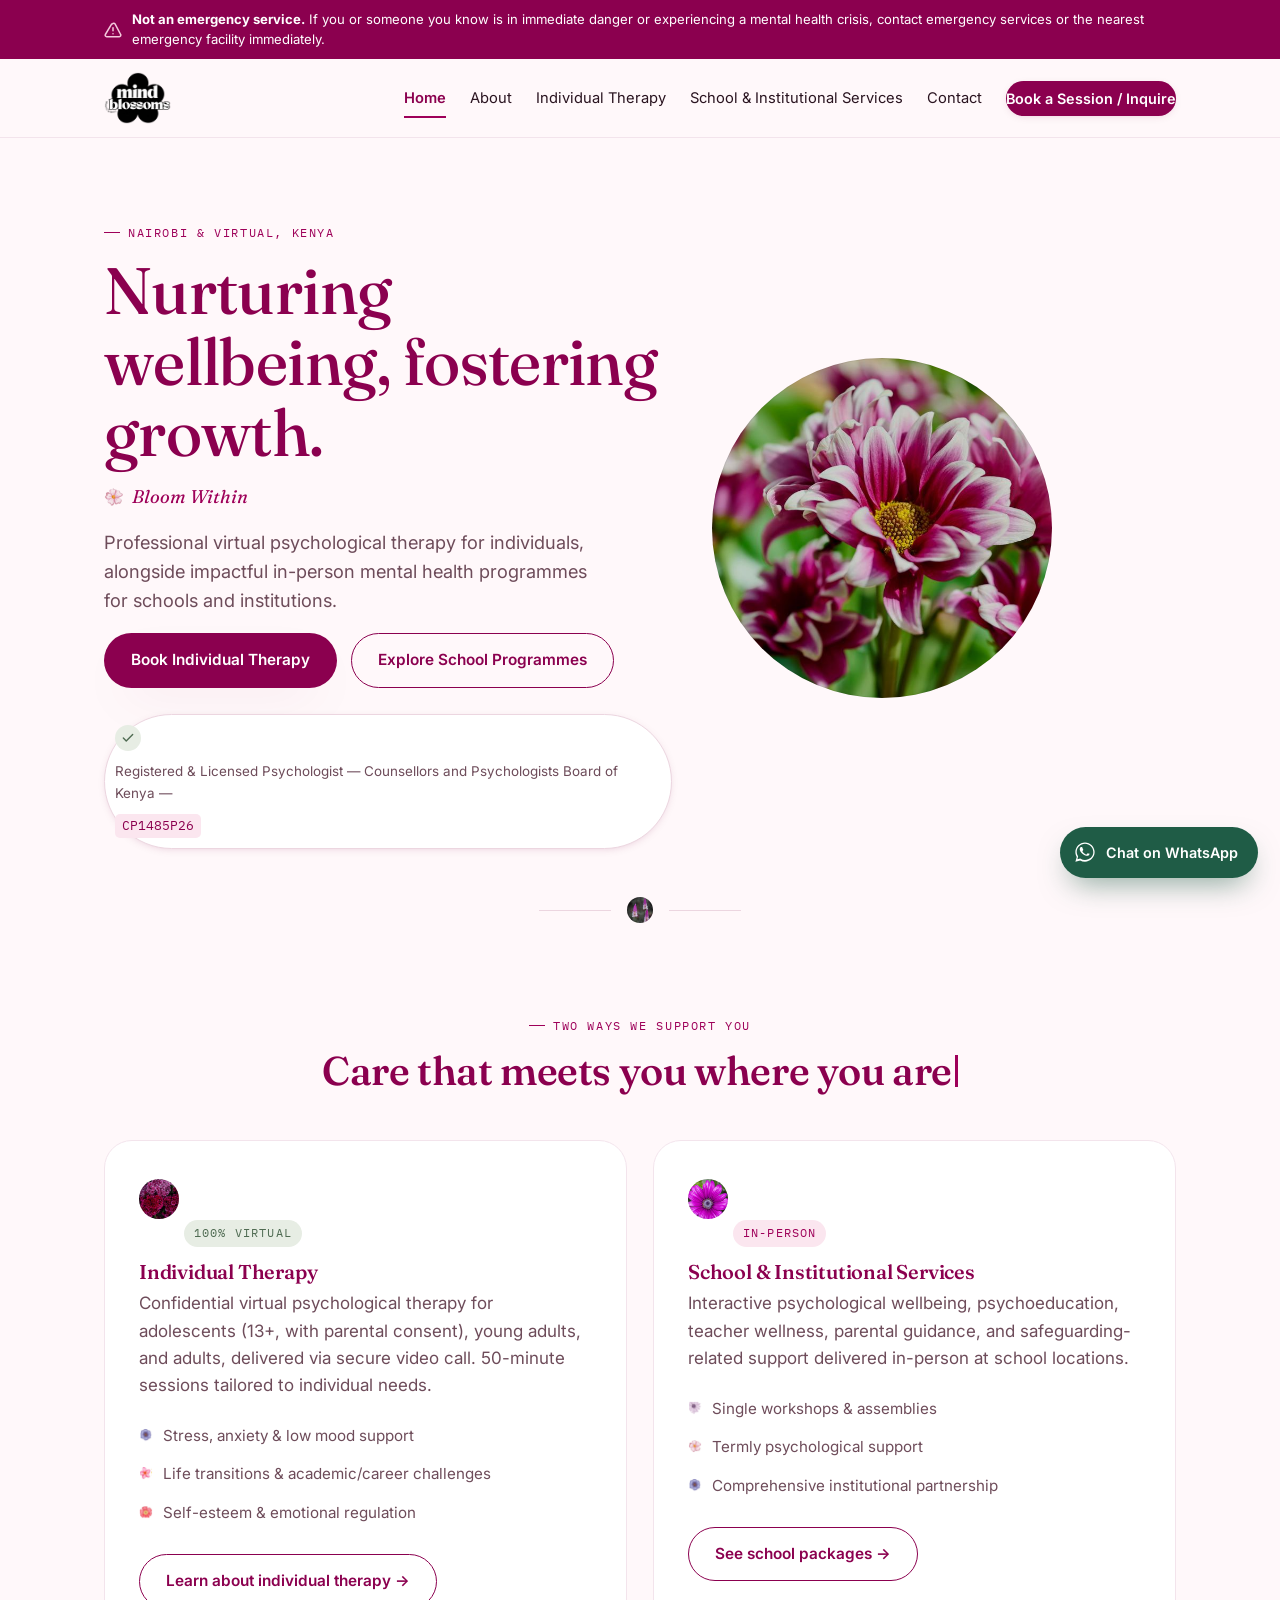
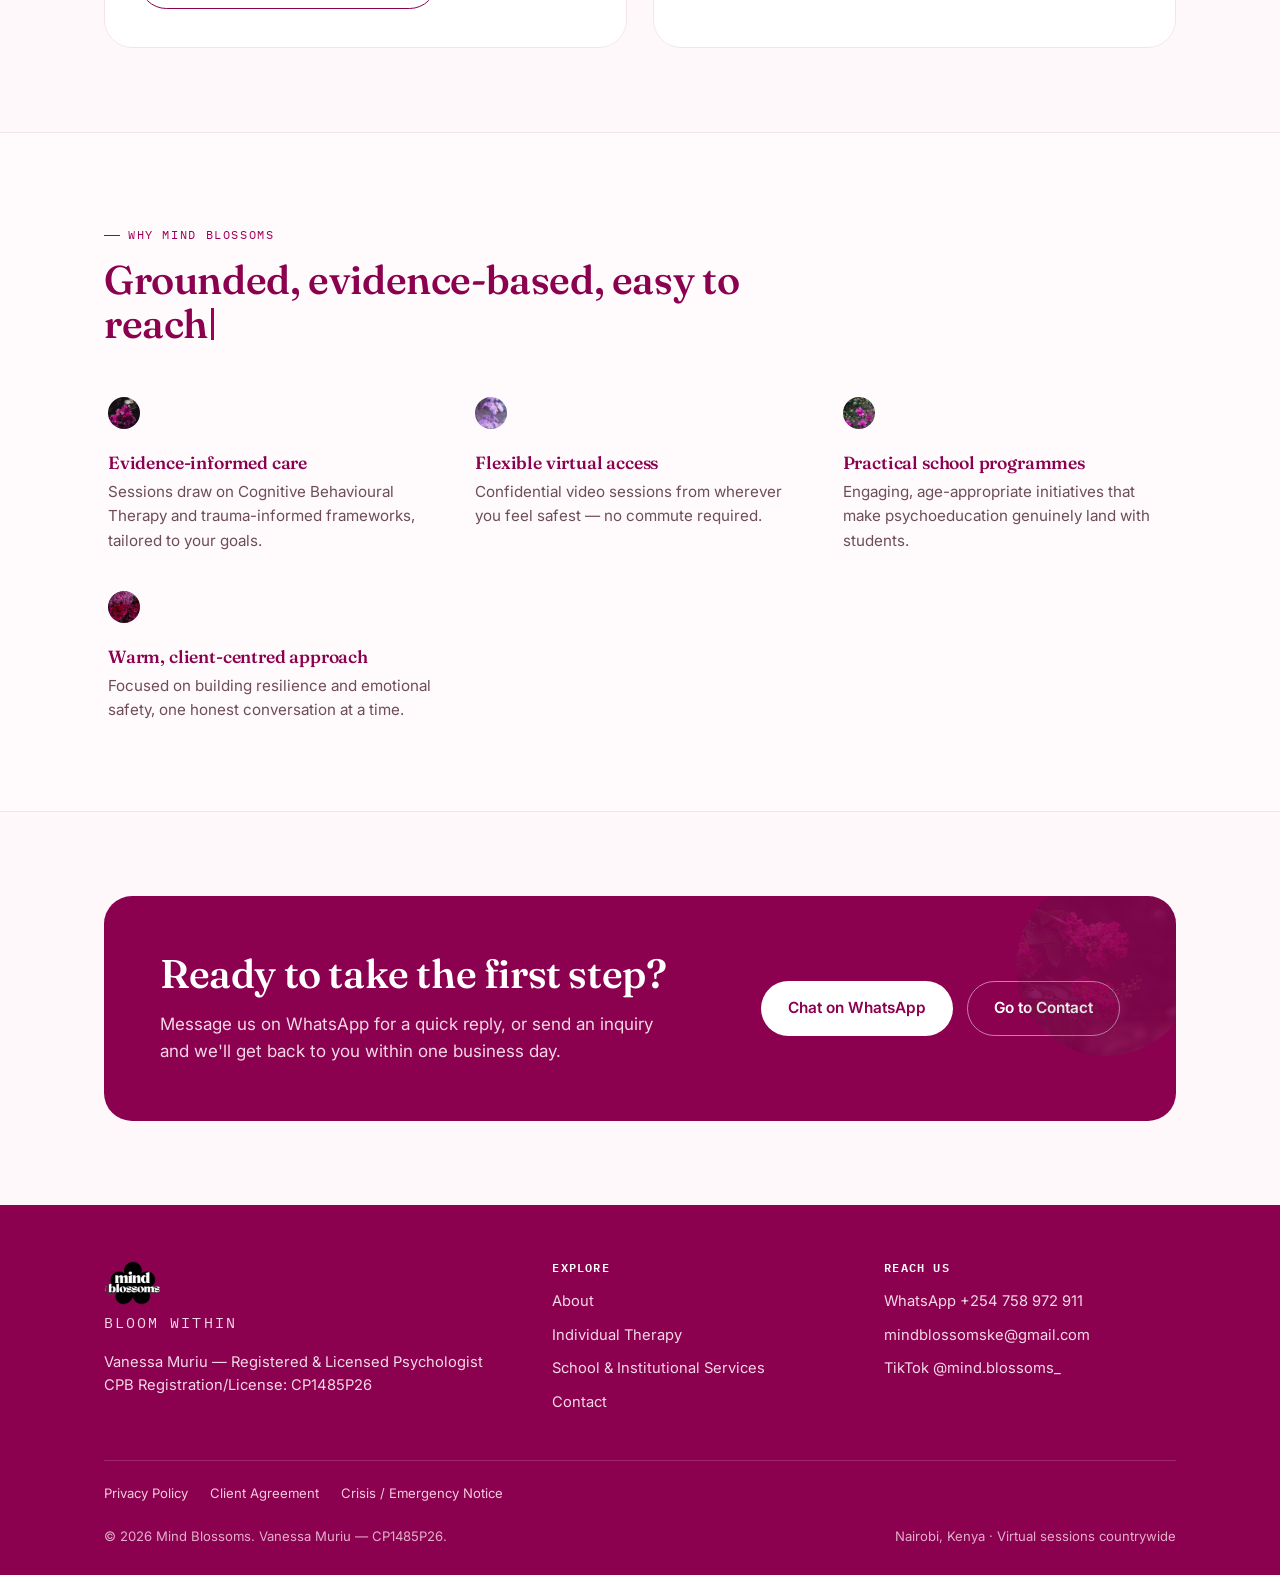
<file: index.html>
<!doctype html>
<html lang="en">
<head>
<meta charset="utf-8">
<meta name="viewport" content="width=device-width, initial-scale=1">
<title>Mind Blossoms — Bloom Within | Virtual Psychologist Kenya</title>
<meta name="description" content="Mind Blossoms — Bloom Within. Confidential virtual psychology sessions for individuals and in-person school psychological services across Kenya, led by licensed psychologist Vanessa Muriu (CP1485P26).">
<link rel="icon" href="assets/favicon-square-256.png">
<meta property="og:title" content="Mind Blossoms — Bloom Within | Virtual Psychologist Kenya">
<meta property="og:description" content="Mind Blossoms — Bloom Within. Confidential virtual psychology sessions for individuals and in-person school psychological services across Kenya, led by licensed psychologist Vanessa Muriu (CP1485P26).">
<meta property="og:image" content="assets/social-preview.jpg">
<meta property="og:type" content="website">
<meta name="twitter:card" content="summary_large_image">
<meta name="twitter:image" content="assets/social-preview.jpg">
<link rel="preconnect" href="https://fonts.googleapis.com">
<link rel="preconnect" href="https://fonts.gstatic.com" crossorigin>
<link href="https://fonts.googleapis.com/css2?family=Fraunces:opsz,wght@9..144,300..600&family=Inter:wght@400;500;600;700&family=IBM+Plex+Mono:wght@500;600&display=swap" rel="stylesheet">
<link rel="stylesheet" href="styles.css">

</head>
<body>
<a class="skip-link" href="#main">Skip to content</a>

<svg width="0" height="0" style="position:absolute" aria-hidden="true">
  <defs>
    <clipPath id="flower-clip" clipPathUnits="objectBoundingBox">
      <circle cx="0.500" cy="0.290" r="0.30"/>
      <circle cx="0.747" cy="0.470" r="0.30"/>
      <circle cx="0.653" cy="0.760" r="0.30"/>
      <circle cx="0.347" cy="0.760" r="0.30"/>
      <circle cx="0.253" cy="0.470" r="0.30"/>
    </clipPath>
  </defs>
</svg>
<div class="crisis-banner">
  <div class="container">
    <svg viewBox="0 0 24 24" fill="none" stroke="currentColor" stroke-width="2" stroke-linecap="round" stroke-linejoin="round"><path d="M12 9v4M12 17h.01M10.3 3.86 1.82 18a2 2 0 0 0 1.71 3h16.94a2 2 0 0 0 1.71-3L14.7 3.86a2 2 0 0 0-3.4 0Z"/></svg>
    <span><strong>Not an emergency service.</strong> If you or someone you know is in immediate danger or experiencing a mental health crisis, contact emergency services or the nearest emergency facility immediately.</span>
  </div>
</div>
<header class="site-header">
  <div class="container">
    <a class="brand" href="index.html">
      <img class="logo-mark" src="assets/logo-640.png" alt="Mind Blossoms — Bloom Within">
    </a>
    <nav class="nav-links" id="nav-links">
      <a href="index.html" aria-current="page">Home</a>
      <a href="about.html">About</a>
      <a href="therapy.html">Individual Therapy</a>
      <a href="schools.html">School &amp; Institutional Services</a>
      <a href="contact.html">Contact</a>
      <a class="nav-cta" href="contact.html">Book a Session / Inquire</a>
    </nav>
    <button class="nav-toggle" aria-label="Toggle menu" aria-expanded="false" aria-controls="nav-links">
      <svg viewBox="0 0 24 24" fill="none" stroke="currentColor" stroke-width="2" stroke-linecap="round"><path d="M3 6h18M3 12h18M3 18h18"/></svg>
    </button>
  </div>
</header>

<main id="main">

<section class="hero">
  <div class="container">
    <div class="hero-copy">
      <span class="eyebrow">Nairobi &amp; Virtual, Kenya</span>
      <h1>Nurturing wellbeing, fostering growth.</h1>
      <p style="font-family:var(--font-display); font-style:italic; color:var(--berry-bright); font-size:1.15rem; margin:-6px 0 16px; display:flex; align-items:center; gap:8px;">
        <span class="blossom-mount" data-blossom="bud" data-kind="sticker" style="width:20px; height:20px;"></span>
        Bloom Within
      </p>
      <p class="sub">Professional virtual psychological therapy for individuals, alongside impactful in-person mental health programmes for schools and institutions.</p>
      <div class="btn-row">
        <a class="btn btn-primary" href="https://wa.me/254758972911?text=Hi%20Mind%20Blossoms%2C%20I%20would%20like%20to%20book%20an%20individual%20therapy%20session.%20Please%20let%20me%20know%20available%20dates%20and%20times." target="_blank" rel="noopener">Book Individual Therapy</a>
        <a class="btn btn-ghost" href="schools.html">Explore School Programmes</a>
      </div>
      <div class="credential-pill">
        <span class="dot"><svg viewBox="0 0 24 24" fill="none" stroke="currentColor" stroke-width="2.4" stroke-linecap="round" stroke-linejoin="round"><path d="M20 6 9 17l-5-5"/></svg></span>
        Registered &amp; Licensed Psychologist — Counsellors and Psychologists Board of Kenya — <code>CP1485P26</code>
      </div>
    </div>
    <div class="hero-art">
      <div class="blossom-mount" data-blossom="full" data-stroke="1.6" style="color:var(--berry-deep); width:100%; max-width:340px; margin-left:auto;"></div>
    </div>
  </div>
</section>

<div class="bloom-divider">
  <span class="line"></span>
  <span class="blossom-mount" data-blossom="bud" style="color:var(--berry-bright);"></span>
  <span class="line"></span>
</div>

<section>
  <div class="container">
    <div class="section-head center reveal">
      <span class="eyebrow" style="justify-content:center;">Two ways we support you</span>
      <h2>Care that meets you where you are</h2>
    </div>
    <div class="pillars">
      <article class="pillar-card reveal">
        <span class="blossom-mount" data-blossom="half" style="color:var(--berry-bright);"></span>
        <span class="tag">100% Virtual</span>
        <h3>Individual Therapy</h3>
        <p>Confidential virtual psychological therapy for adolescents (13+, with parental consent), young adults, and adults, delivered via secure video call. 50-minute sessions tailored to individual needs.</p>
        <ul>
          <li><span class="blossom-mount" data-blossom="bud" data-kind="sticker"></span> Stress, anxiety &amp; low mood support</li>
          <li><span class="blossom-mount" data-blossom="bud" data-kind="sticker"></span> Life transitions &amp; academic/career challenges</li>
          <li><span class="blossom-mount" data-blossom="bud" data-kind="sticker"></span> Self-esteem &amp; emotional regulation</li>
        </ul>
        <div class="btn-row" style="margin-top:22px;">
          <a class="btn btn-ghost" href="therapy.html">Learn about individual therapy →</a>
        </div>
      </article>
      <article class="pillar-card berry reveal">
        <span class="blossom-mount" data-blossom="full" style="color:var(--sage);"></span>
        <span class="tag">In-Person</span>
        <h3>School &amp; Institutional Services</h3>
        <p>Interactive psychological wellbeing, psychoeducation, teacher wellness, parental guidance, and safeguarding-related support delivered in-person at school locations.</p>
        <ul>
          <li><span class="blossom-mount" data-blossom="bud" data-kind="sticker"></span> Single workshops &amp; assemblies</li>
          <li><span class="blossom-mount" data-blossom="bud" data-kind="sticker"></span> Termly psychological support</li>
          <li><span class="blossom-mount" data-blossom="bud" data-kind="sticker"></span> Comprehensive institutional partnership</li>
        </ul>
        <div class="btn-row" style="margin-top:22px;">
          <a class="btn btn-ghost" href="schools.html">See school packages →</a>
        </div>
      </article>
    </div>
  </div>
</section>

<section class="alt-bg">
  <div class="container">
    <div class="section-head reveal">
      <span class="eyebrow">Why Mind Blossoms</span>
      <h2>Grounded, evidence-based, easy to reach</h2>
    </div>
    <div class="feature-grid">
      <div class="feature reveal">
        <span class="blossom-mount" data-blossom="half" style="color:var(--berry-bright);"></span>
        <h3>Evidence-informed care</h3>
        <p>Sessions draw on Cognitive Behavioural Therapy and trauma-informed frameworks, tailored to your goals.</p>
      </div>
      <div class="feature reveal">
        <span class="blossom-mount" data-blossom="half" style="color:var(--berry-bright);"></span>
        <h3>Flexible virtual access</h3>
        <p>Confidential video sessions from wherever you feel safest — no commute required.</p>
      </div>
      <div class="feature reveal">
        <span class="blossom-mount" data-blossom="half" style="color:var(--sage);"></span>
        <h3>Practical school programmes</h3>
        <p>Engaging, age-appropriate initiatives that make psychoeducation genuinely land with students.</p>
      </div>
      <div class="feature reveal">
        <span class="blossom-mount" data-blossom="half" style="color:var(--gold);"></span>
        <h3>Warm, client-centred approach</h3>
        <p>Focused on building resilience and emotional safety, one honest conversation at a time.</p>
      </div>
    </div>
  </div>
</section>

<section>
  <div class="container">
    <div class="cta-band reveal">
      <span class="blossom-mount" data-blossom="full" data-stroke="1.4"></span>
      <div>
        <h2>Ready to take the first step?</h2>
        <p>Message us on WhatsApp for a quick reply, or send an inquiry and we'll get back to you within one business day.</p>
      </div>
      <div class="btn-row">
        <a class="btn btn-light" href="https://wa.me/254758972911?text=Hi%20Mind%20Blossoms%2C%20I%20would%20like%20to%20enquire%20about%20your%20services." target="_blank" rel="noopener">Chat on WhatsApp</a>
        <a class="btn" style="border:1px solid rgba(255,255,255,0.5); color:#fff;" href="contact.html">Go to Contact</a>
      </div>
    </div>
  </div>
</section>

</main>

<a class="wa-float" href="https://wa.me/254758972911?text=Hi%20Mind%20Blossoms%2C%20I%20would%20like%20to%20enquire%20about%20your%20services." target="_blank" rel="noopener" aria-label="Chat with Mind Blossoms on WhatsApp">
  <svg viewBox="0 0 32 32" fill="currentColor"><path d="M16 2C8.3 2 2 8.3 2 16c0 2.6.7 5.1 2 7.3L2 30l6.9-1.8c2.1 1.2 4.5 1.8 7.1 1.8 7.7 0 14-6.3 14-14S23.7 2 16 2zm0 25.5c-2.3 0-4.5-.6-6.4-1.8l-.5-.3-4.2 1.1 1.1-4.1-.3-.5C4.5 20 3.9 18 3.9 16 3.9 9.3 9.3 3.9 16 3.9S28.1 9.3 28.1 16 22.7 27.5 16 27.5zm7.1-8.4c-.4-.2-2.3-1.1-2.6-1.3-.4-.1-.6-.2-.9.2s-1 1.3-1.2 1.5c-.2.2-.4.3-.8.1-.4-.2-1.6-.6-3.1-1.9-1.1-1-1.9-2.3-2.2-2.6-.2-.4 0-.6.2-.8.2-.2.4-.4.5-.6.2-.2.2-.4.4-.6.1-.2.1-.4 0-.6-.1-.2-.9-2.2-1.3-3-.3-.8-.7-.7-.9-.7h-.8c-.2 0-.6.1-.9.4-.3.4-1.2 1.2-1.2 2.8s1.2 3.3 1.4 3.5c.2.2 2.4 3.7 5.9 5.1.8.3 1.4.6 2 .7.8.3 1.6.2 2.1.1.7-.1 2.3-.9 2.6-1.9.3-.9.3-1.7.2-1.9-.1-.2-.3-.3-.7-.5z"/></svg>
  <span class="label">Chat on WhatsApp</span>
</a>


<footer class="site-footer">
  <div class="container">
    <div class="footer-grid">
      <div>
        <div class="footer-brand">
          <img class="logo-mark" src="assets/logo-640.png" alt="Mind Blossoms — Bloom Within">
        </div>
        <p class="footer-tagline">Bloom Within</p>
        <p>Vanessa Muriu — Registered &amp; Licensed Psychologist<br>CPB Registration/License: CP1485P26</p>
      </div>
      <div>
        <h4>Explore</h4>
        <ul>
          <li><a href="about.html">About</a></li>
          <li><a href="therapy.html">Individual Therapy</a></li>
          <li><a href="schools.html">School &amp; Institutional Services</a></li>
          <li><a href="contact.html">Contact</a></li>
        </ul>
      </div>
      <div>
        <h4>Reach us</h4>
        <ul>
          <li><a href="https://wa.me/254758972911">WhatsApp +254 758 972 911</a></li>
          <li><a href="mailto:mindblossomske@gmail.com">mindblossomske@gmail.com</a></li>
          <li><a href="https://www.tiktok.com/@mind.blossoms_" target="_blank" rel="noopener">TikTok @mind.blossoms_</a></li>
        </ul>
      </div>
    </div>
    <div class="footer-legal">
      <a href="#">Privacy Policy</a>
      <a href="#">Client Agreement</a>
      <a href="contact.html#crisis">Crisis / Emergency Notice</a>
    </div>
    <div class="footer-bottom">
      <span>© <span data-year></span> Mind Blossoms. Vanessa Muriu — CP1485P26.</span>
      <span>Nairobi, Kenya · Virtual sessions countrywide</span>
    </div>
  </div>
</footer>

<script src="script.js"></script>
</body>
</html>
</file>
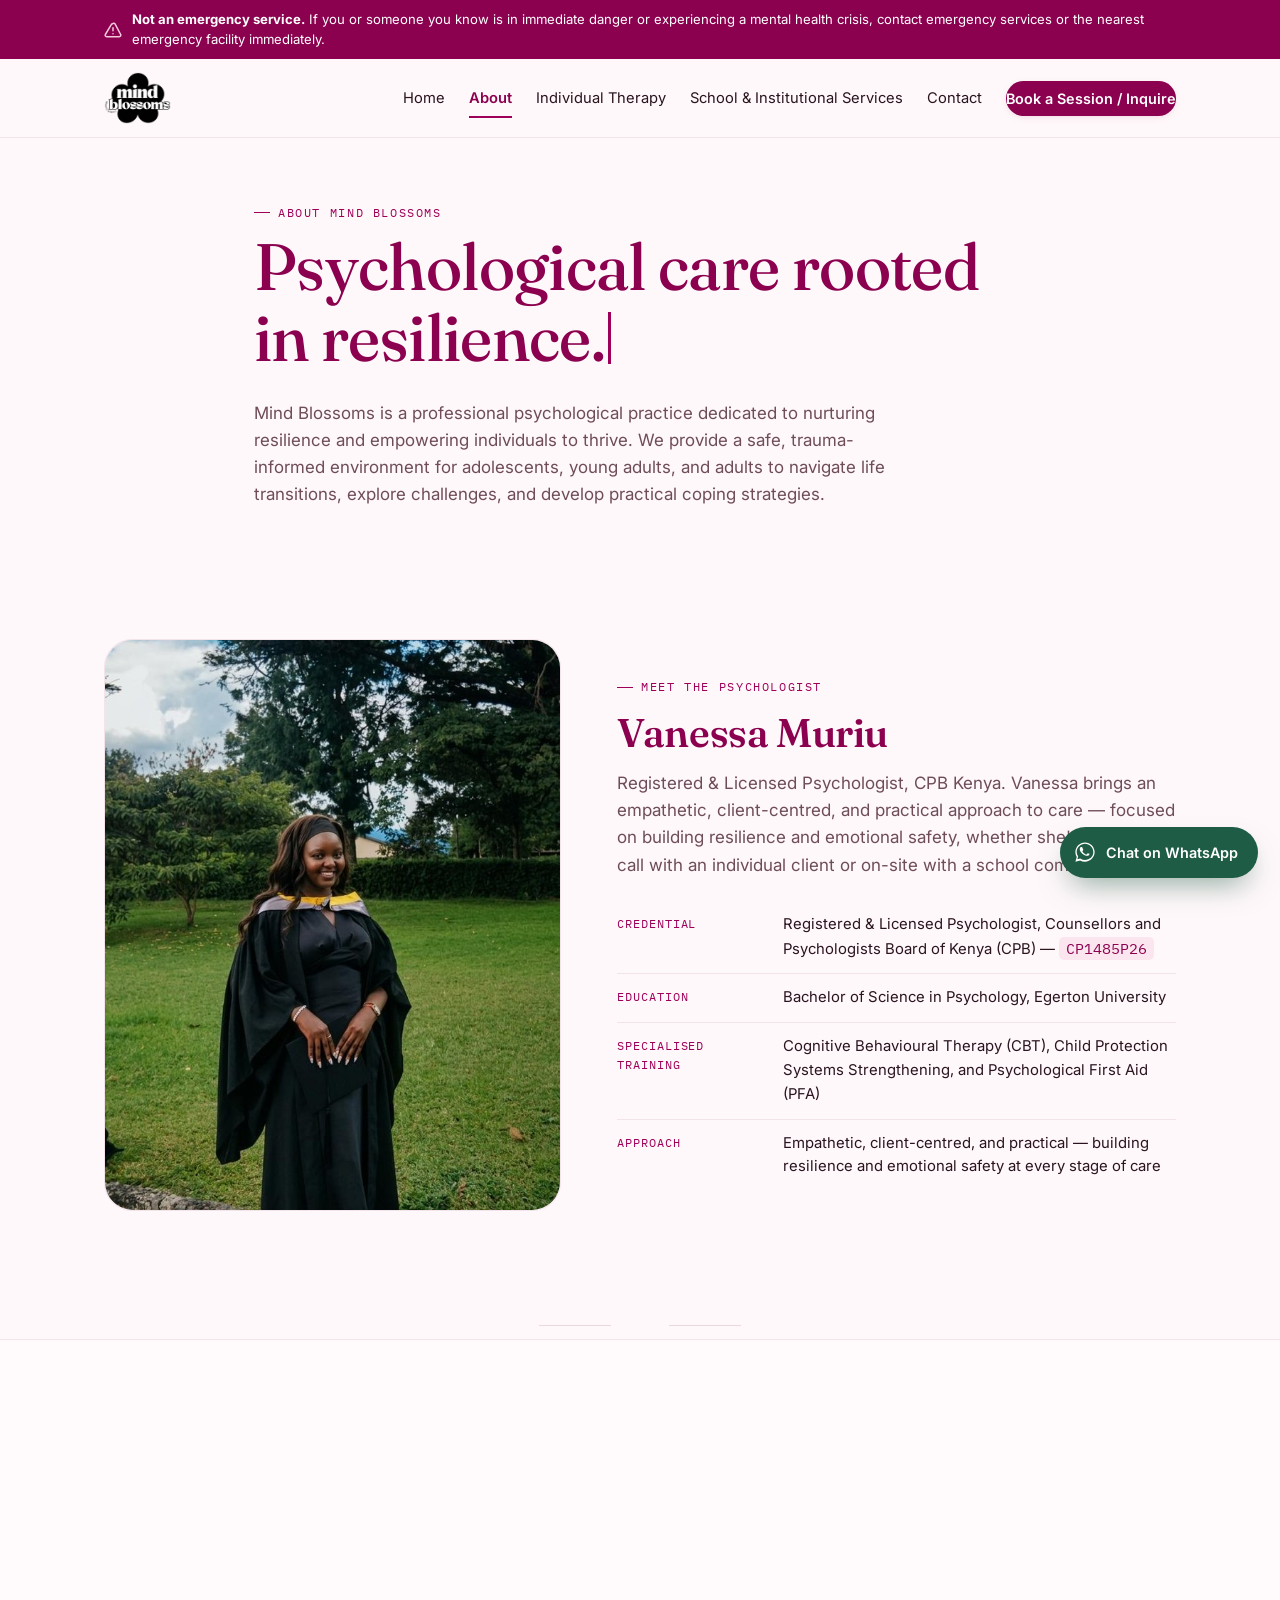
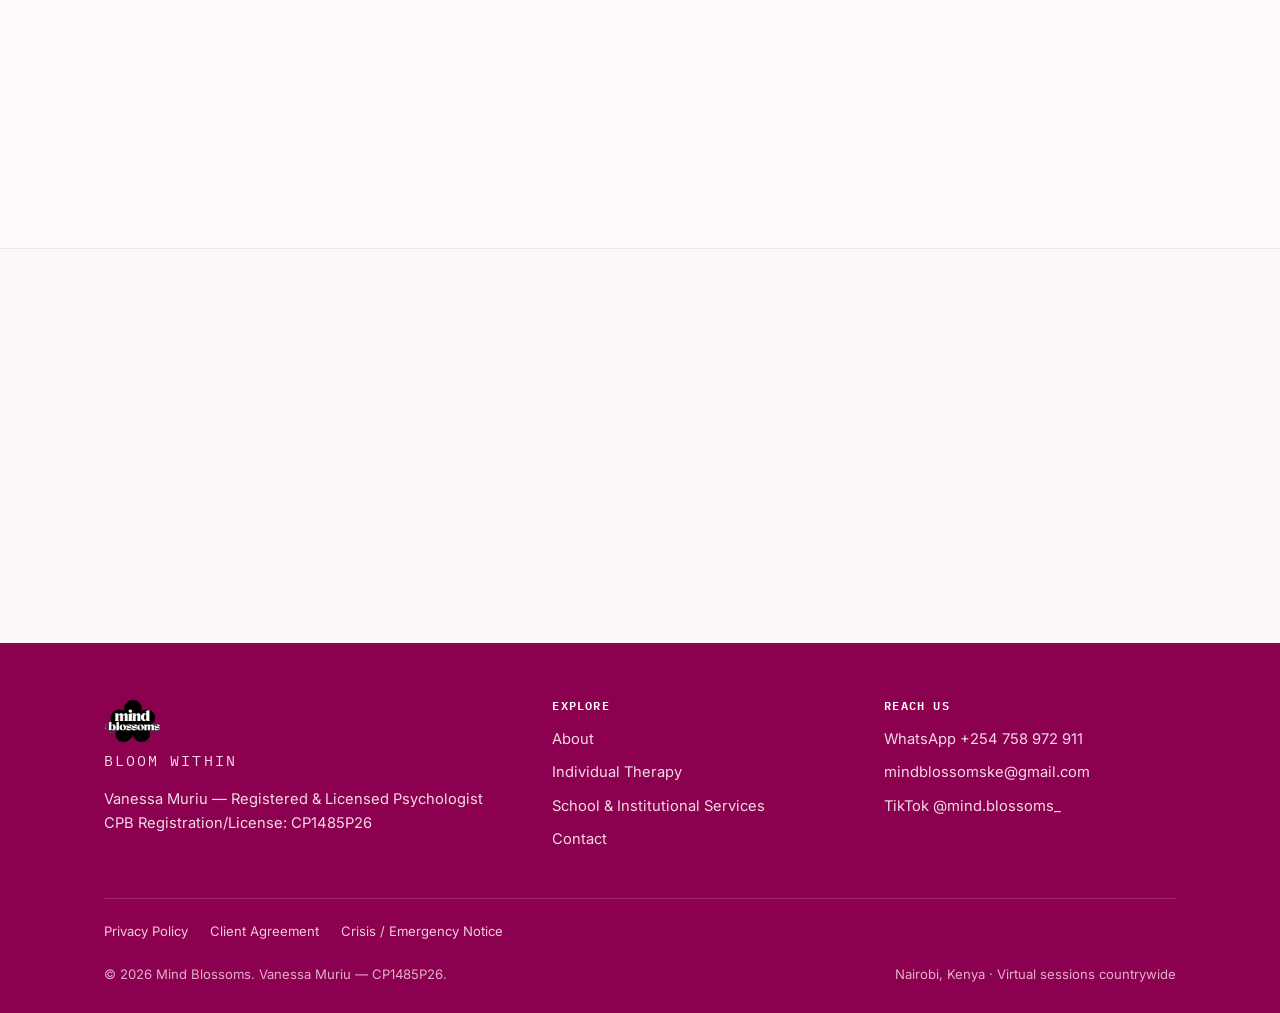
<file: about.html>
<!doctype html>
<html lang="en">
<head>
<meta charset="utf-8">
<meta name="viewport" content="width=device-width, initial-scale=1">
<title>About — Mind Blossoms | Vanessa Muriu, Licensed Psychologist</title>
<meta name="description" content="Meet Vanessa Muriu, registered and licensed psychologist (CPB Kenya, CP1485P26), and learn about Mind Blossoms' approach to psychological care.">
<link rel="icon" href="assets/favicon-square-256.png">
<meta property="og:title" content="About — Mind Blossoms | Vanessa Muriu, Licensed Psychologist">
<meta property="og:description" content="Meet Vanessa Muriu, registered and licensed psychologist (CPB Kenya, CP1485P26), and learn about Mind Blossoms' approach to psychological care.">
<meta property="og:image" content="assets/social-preview.jpg">
<meta property="og:type" content="website">
<meta name="twitter:card" content="summary_large_image">
<meta name="twitter:image" content="assets/social-preview.jpg">
<link rel="preconnect" href="https://fonts.googleapis.com">
<link rel="preconnect" href="https://fonts.gstatic.com" crossorigin>
<link href="https://fonts.googleapis.com/css2?family=Fraunces:opsz,wght@9..144,300..600&family=Inter:wght@400;500;600;700&family=IBM+Plex+Mono:wght@500;600&display=swap" rel="stylesheet">
<link rel="stylesheet" href="styles.css">

</head>
<body>
<a class="skip-link" href="#main">Skip to content</a>

<svg width="0" height="0" style="position:absolute" aria-hidden="true">
  <defs>
    <clipPath id="flower-clip" clipPathUnits="objectBoundingBox">
      <circle cx="0.500" cy="0.290" r="0.30"/>
      <circle cx="0.747" cy="0.470" r="0.30"/>
      <circle cx="0.653" cy="0.760" r="0.30"/>
      <circle cx="0.347" cy="0.760" r="0.30"/>
      <circle cx="0.253" cy="0.470" r="0.30"/>
    </clipPath>
  </defs>
</svg>
<div class="crisis-banner">
  <div class="container">
    <svg viewBox="0 0 24 24" fill="none" stroke="currentColor" stroke-width="2" stroke-linecap="round" stroke-linejoin="round"><path d="M12 9v4M12 17h.01M10.3 3.86 1.82 18a2 2 0 0 0 1.71 3h16.94a2 2 0 0 0 1.71-3L14.7 3.86a2 2 0 0 0-3.4 0Z"/></svg>
    <span><strong>Not an emergency service.</strong> If you or someone you know is in immediate danger or experiencing a mental health crisis, contact emergency services or the nearest emergency facility immediately.</span>
  </div>
</div>
<header class="site-header">
  <div class="container">
    <a class="brand" href="index.html">
      <img class="logo-mark" src="assets/logo-640.png" alt="Mind Blossoms — Bloom Within">
    </a>
    <nav class="nav-links" id="nav-links">
      <a href="index.html">Home</a>
      <a href="about.html" aria-current="page">About</a>
      <a href="therapy.html">Individual Therapy</a>
      <a href="schools.html">School &amp; Institutional Services</a>
      <a href="contact.html">Contact</a>
      <a class="nav-cta" href="contact.html">Book a Session / Inquire</a>
    </nav>
    <button class="nav-toggle" aria-label="Toggle menu" aria-expanded="false" aria-controls="nav-links">
      <svg viewBox="0 0 24 24" fill="none" stroke="currentColor" stroke-width="2" stroke-linecap="round"><path d="M3 6h18M3 12h18M3 18h18"/></svg>
    </button>
  </div>
</header>

<main id="main">

<section class="page-intro">
  <div class="container" style="max-width:820px;">
    <span class="eyebrow">About Mind Blossoms</span>
    <h1>Psychological care rooted in resilience.</h1>
    <p class="sub">Mind Blossoms is a professional psychological practice dedicated to nurturing resilience and empowering individuals to thrive. We provide a safe, trauma-informed environment for adolescents, young adults, and adults to navigate life transitions, explore challenges, and develop practical coping strategies.</p>
  </div>
</section>

<section>
  <div class="container">
    <div class="approach-block">
      <div class="reveal">
        <div class="frame" style="margin-bottom:10px;">
          <img src="assets/vanessa-headshot.jpg" alt="Vanessa Muriu, Registered &amp; Licensed Psychologist" style="width:100%; height:100%; object-fit:cover; border-radius:var(--radius-lg);">
        </div>
      </div>
      <div class="reveal">
        <span class="eyebrow">Meet the psychologist</span>
        <h2>Vanessa Muriu</h2>
        <p>Registered &amp; Licensed Psychologist, CPB Kenya. Vanessa brings an empathetic, client-centred, and practical approach to care — focused on building resilience and emotional safety, whether she's on a video call with an individual client or on-site with a school community.</p>
        <ul class="credential-list">
          <li>
            <span class="k">Credential</span>
            <span class="v">Registered &amp; Licensed Psychologist, Counsellors and Psychologists Board of Kenya (CPB) — <code style="font-family:var(--font-mono); background:var(--berry-tint); color:var(--berry-deep); padding:2px 7px; border-radius:5px;">CP1485P26</code></span>
          </li>
          <li>
            <span class="k">Education</span>
            <span class="v">Bachelor of Science in Psychology, Egerton University</span>
          </li>
          <li>
            <span class="k">Specialised training</span>
            <span class="v">Cognitive Behavioural Therapy (CBT), Child Protection Systems Strengthening, and Psychological First Aid (PFA)</span>
          </li>
          <li>
            <span class="k">Approach</span>
            <span class="v">Empathetic, client-centred, and practical — building resilience and emotional safety at every stage of care</span>
          </li>
        </ul>
      </div>
    </div>
  </div>
</section>

<div class="bloom-divider">
  <span class="line"></span>
  <span class="blossom-mount" data-blossom="bud" style="color:var(--berry-bright);"></span>
  <span class="line"></span>
</div>

<section class="alt-bg">
  <div class="container">
    <div class="section-head center reveal">
      <span class="eyebrow" style="justify-content:center;">What Mind Blossoms stands for</span>
      <h2>Two disciplines, one philosophy of care</h2>
    </div>
    <div class="feature-grid">
      <div class="feature reveal">
        <span class="blossom-mount" data-blossom="half" style="color:var(--berry-bright);"></span>
        <h3>Confidentiality first</h3>
        <p>Every individual session and every school consultation is held to the same standard of discretion and professional ethics.</p>
      </div>
      <div class="feature reveal">
        <span class="blossom-mount" data-blossom="half" style="color:var(--sage);"></span>
        <h3>Meeting people as they are</h3>
        <p>Care is shaped around the person or the institution in front of us — not a one-size-fits-all script.</p>
      </div>
      <div class="feature reveal">
        <span class="blossom-mount" data-blossom="half" style="color:var(--gold);"></span>
        <h3>Growth that lasts</h3>
        <p>The goal is never a single good session — it's tools, language, and habits that keep supporting you afterward.</p>
      </div>
    </div>
  </div>
</section>

<section>
  <div class="container">
    <div class="cta-band reveal">
      <span class="blossom-mount" data-blossom="full" data-stroke="1.4"></span>
      <div>
        <h2>Want to work with Vanessa directly?</h2>
        <p>Whether it's a private session or a school partnership, the first step is a short conversation.</p>
      </div>
      <div class="btn-row">
        <a class="btn btn-light" href="contact.html">Get in touch</a>
      </div>
    </div>
  </div>
</section>

</main>

<a class="wa-float" href="https://wa.me/254758972911?text=Hi%20Mind%20Blossoms%2C%20I%20would%20like%20to%20enquire%20about%20your%20services." target="_blank" rel="noopener" aria-label="Chat with Mind Blossoms on WhatsApp">
  <svg viewBox="0 0 32 32" fill="currentColor"><path d="M16 2C8.3 2 2 8.3 2 16c0 2.6.7 5.1 2 7.3L2 30l6.9-1.8c2.1 1.2 4.5 1.8 7.1 1.8 7.7 0 14-6.3 14-14S23.7 2 16 2zm0 25.5c-2.3 0-4.5-.6-6.4-1.8l-.5-.3-4.2 1.1 1.1-4.1-.3-.5C4.5 20 3.9 18 3.9 16 3.9 9.3 9.3 3.9 16 3.9S28.1 9.3 28.1 16 22.7 27.5 16 27.5zm7.1-8.4c-.4-.2-2.3-1.1-2.6-1.3-.4-.1-.6-.2-.9.2s-1 1.3-1.2 1.5c-.2.2-.4.3-.8.1-.4-.2-1.6-.6-3.1-1.9-1.1-1-1.9-2.3-2.2-2.6-.2-.4 0-.6.2-.8.2-.2.4-.4.5-.6.2-.2.2-.4.4-.6.1-.2.1-.4 0-.6-.1-.2-.9-2.2-1.3-3-.3-.8-.7-.7-.9-.7h-.8c-.2 0-.6.1-.9.4-.3.4-1.2 1.2-1.2 2.8s1.2 3.3 1.4 3.5c.2.2 2.4 3.7 5.9 5.1.8.3 1.4.6 2 .7.8.3 1.6.2 2.1.1.7-.1 2.3-.9 2.6-1.9.3-.9.3-1.7.2-1.9-.1-.2-.3-.3-.7-.5z"/></svg>
  <span class="label">Chat on WhatsApp</span>
</a>


<footer class="site-footer">
  <div class="container">
    <div class="footer-grid">
      <div>
        <div class="footer-brand">
          <img class="logo-mark" src="assets/logo-640.png" alt="Mind Blossoms — Bloom Within">
        </div>
        <p class="footer-tagline">Bloom Within</p>
        <p>Vanessa Muriu — Registered &amp; Licensed Psychologist<br>CPB Registration/License: CP1485P26</p>
      </div>
      <div>
        <h4>Explore</h4>
        <ul>
          <li><a href="about.html">About</a></li>
          <li><a href="therapy.html">Individual Therapy</a></li>
          <li><a href="schools.html">School &amp; Institutional Services</a></li>
          <li><a href="contact.html">Contact</a></li>
        </ul>
      </div>
      <div>
        <h4>Reach us</h4>
        <ul>
          <li><a href="https://wa.me/254758972911">WhatsApp +254 758 972 911</a></li>
          <li><a href="mailto:mindblossomske@gmail.com">mindblossomske@gmail.com</a></li>
          <li><a href="https://www.tiktok.com/@mind.blossoms_" target="_blank" rel="noopener">TikTok @mind.blossoms_</a></li>
        </ul>
      </div>
    </div>
    <div class="footer-legal">
      <a href="#">Privacy Policy</a>
      <a href="#">Client Agreement</a>
      <a href="contact.html#crisis">Crisis / Emergency Notice</a>
    </div>
    <div class="footer-bottom">
      <span>© <span data-year></span> Mind Blossoms. Vanessa Muriu — CP1485P26.</span>
      <span>Nairobi, Kenya · Virtual sessions countrywide</span>
    </div>
  </div>
</footer>

<script src="script.js"></script>
</body>
</html>
</file>
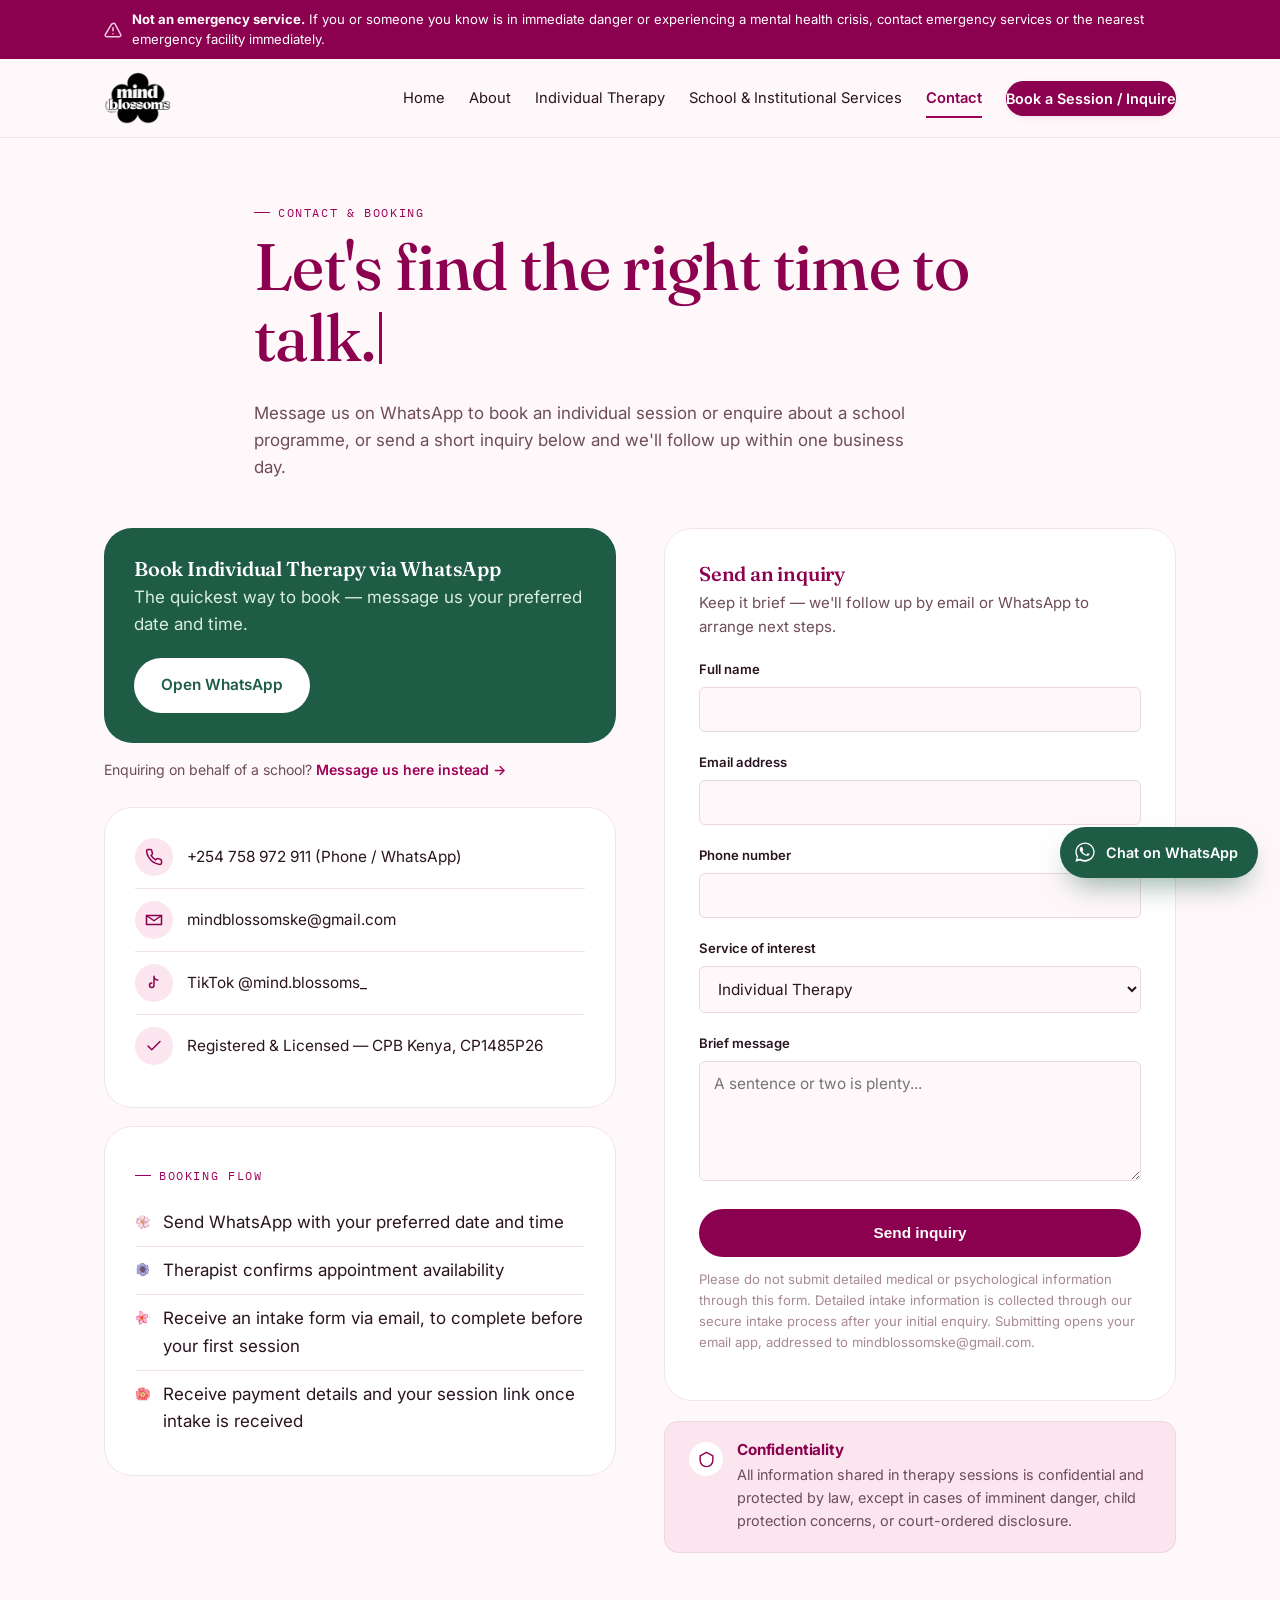
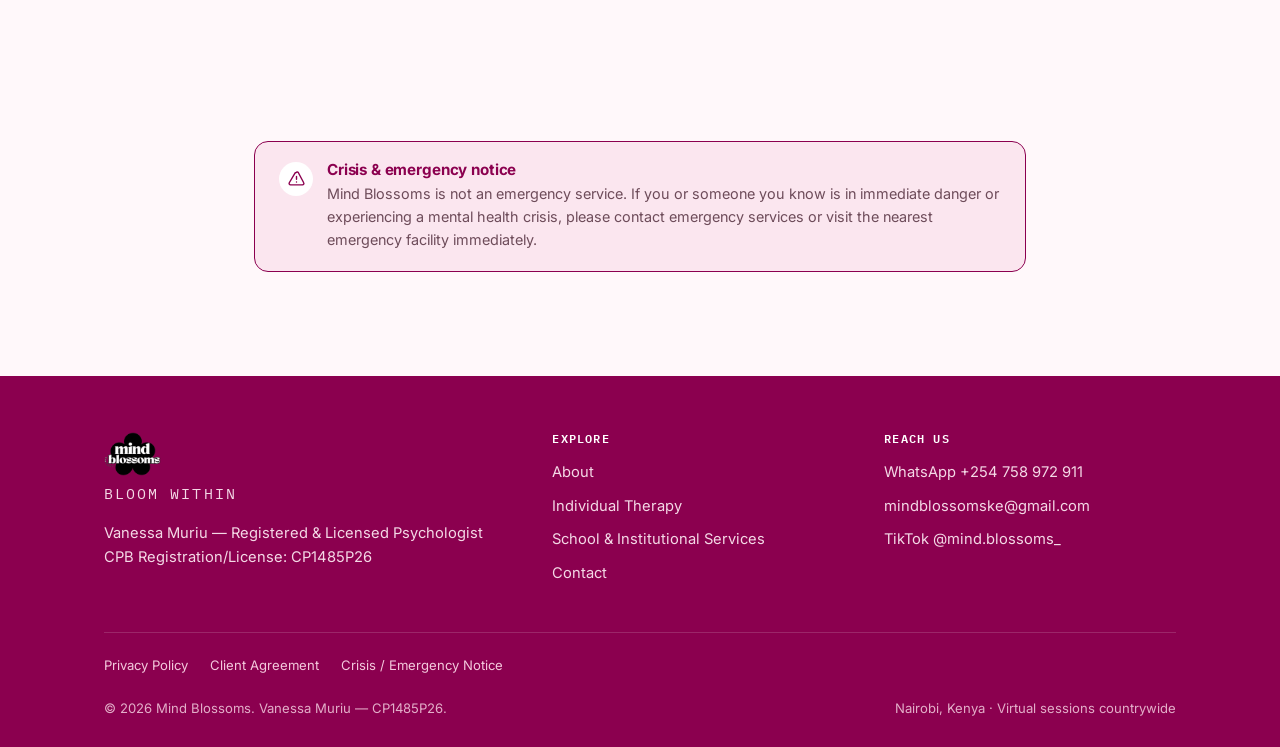
<file: contact.html>
<!doctype html>
<html lang="en">
<head>
<meta charset="utf-8">
<meta name="viewport" content="width=device-width, initial-scale=1">
<title>Contact & Booking — Mind Blossoms</title>
<meta name="description" content="Book a virtual therapy session or enquire about a school psychological programme. WhatsApp, email, and inquiry form for Mind Blossoms, Kenya.">
<link rel="icon" href="assets/favicon-square-256.png">
<meta property="og:title" content="Contact & Booking — Mind Blossoms">
<meta property="og:description" content="Book a virtual therapy session or enquire about a school psychological programme. WhatsApp, email, and inquiry form for Mind Blossoms, Kenya.">
<meta property="og:image" content="assets/social-preview.jpg">
<meta property="og:type" content="website">
<meta name="twitter:card" content="summary_large_image">
<meta name="twitter:image" content="assets/social-preview.jpg">
<link rel="preconnect" href="https://fonts.googleapis.com">
<link rel="preconnect" href="https://fonts.gstatic.com" crossorigin>
<link href="https://fonts.googleapis.com/css2?family=Fraunces:opsz,wght@9..144,300..600&family=Inter:wght@400;500;600;700&family=IBM+Plex+Mono:wght@500;600&display=swap" rel="stylesheet">
<link rel="stylesheet" href="styles.css">

</head>
<body>
<a class="skip-link" href="#main">Skip to content</a>

<svg width="0" height="0" style="position:absolute" aria-hidden="true">
  <defs>
    <clipPath id="flower-clip" clipPathUnits="objectBoundingBox">
      <circle cx="0.500" cy="0.290" r="0.30"/>
      <circle cx="0.747" cy="0.470" r="0.30"/>
      <circle cx="0.653" cy="0.760" r="0.30"/>
      <circle cx="0.347" cy="0.760" r="0.30"/>
      <circle cx="0.253" cy="0.470" r="0.30"/>
    </clipPath>
  </defs>
</svg>
<div class="crisis-banner">
  <div class="container">
    <svg viewBox="0 0 24 24" fill="none" stroke="currentColor" stroke-width="2" stroke-linecap="round" stroke-linejoin="round"><path d="M12 9v4M12 17h.01M10.3 3.86 1.82 18a2 2 0 0 0 1.71 3h16.94a2 2 0 0 0 1.71-3L14.7 3.86a2 2 0 0 0-3.4 0Z"/></svg>
    <span><strong>Not an emergency service.</strong> If you or someone you know is in immediate danger or experiencing a mental health crisis, contact emergency services or the nearest emergency facility immediately.</span>
  </div>
</div>
<header class="site-header">
  <div class="container">
    <a class="brand" href="index.html">
      <img class="logo-mark" src="assets/logo-640.png" alt="Mind Blossoms — Bloom Within">
    </a>
    <nav class="nav-links" id="nav-links">
      <a href="index.html">Home</a>
      <a href="about.html">About</a>
      <a href="therapy.html">Individual Therapy</a>
      <a href="schools.html">School &amp; Institutional Services</a>
      <a href="contact.html" aria-current="page">Contact</a>
      <a class="nav-cta" href="contact.html">Book a Session / Inquire</a>
    </nav>
    <button class="nav-toggle" aria-label="Toggle menu" aria-expanded="false" aria-controls="nav-links">
      <svg viewBox="0 0 24 24" fill="none" stroke="currentColor" stroke-width="2" stroke-linecap="round"><path d="M3 6h18M3 12h18M3 18h18"/></svg>
    </button>
  </div>
</header>

<main id="main">

<section class="page-intro">
  <div class="container" style="max-width:820px;">
    <span class="eyebrow">Contact &amp; Booking</span>
    <h1>Let's find the right time to talk.</h1>
    <p class="sub">Message us on WhatsApp to book an individual session or enquire about a school programme, or send a short inquiry below and we'll follow up within one business day.</p>
  </div>
</section>

<section style="padding-top:0;">
  <div class="container">
    <div class="contact-grid">

      <div class="reveal">
        <div class="whatsapp-card" style="margin-bottom:16px;">
          <div>
            <h3>Book Individual Therapy via WhatsApp</h3>
            <p>The quickest way to book — message us your preferred date and time.</p>
          </div>
          <a class="btn btn-light" href="https://wa.me/254758972911?text=Hi%20Mind%20Blossoms%2C%20I%20would%20like%20to%20book%20an%20individual%20therapy%20session.%20Please%20let%20me%20know%20available%20dates%20and%20times." target="_blank" rel="noopener">Open WhatsApp</a>
        </div>

        <p style="font-size:0.88rem; margin:0 0 26px;">Enquiring on behalf of a school? <a href="https://wa.me/254758972911?text=Hi%20Mind%20Blossoms%2C%20I%20would%20like%20to%20enquire%20about%20psychological%20services%20for%20our%20school." target="_blank" rel="noopener" style="color:var(--berry-bright); font-weight:600;">Message us here instead →</a></p>

        <div class="contact-card">
          <div class="row">
            <span class="ico"><svg viewBox="0 0 24 24" fill="none" stroke="currentColor" stroke-width="2" stroke-linecap="round" stroke-linejoin="round"><path d="M22 16.92v3a2 2 0 0 1-2.18 2 19.79 19.79 0 0 1-8.63-3.07 19.5 19.5 0 0 1-6-6 19.79 19.79 0 0 1-3.07-8.67A2 2 0 0 1 4.11 2h3a2 2 0 0 1 2 1.72c.127.96.362 1.903.7 2.81a2 2 0 0 1-.45 2.11L8.09 9.91a16 16 0 0 0 6 6l1.27-1.27a2 2 0 0 1 2.11-.45c.907.338 1.85.573 2.81.7A2 2 0 0 1 22 16.92z"/></svg></span>
            <a href="tel:+254758972911">+254 758 972 911 (Phone / WhatsApp)</a>
          </div>
          <div class="row">
            <span class="ico"><svg viewBox="0 0 24 24" fill="none" stroke="currentColor" stroke-width="2" stroke-linecap="round" stroke-linejoin="round"><path d="M22 6l-10 7L2 6"/><path d="M2 6h20v12H2z"/></svg></span>
            <a href="mailto:mindblossomske@gmail.com">mindblossomske@gmail.com</a>
          </div>
          <div class="row">
            <span class="ico"><svg viewBox="0 0 24 24" fill="none" stroke="currentColor" stroke-width="2" stroke-linecap="round" stroke-linejoin="round"><path d="M9 12a3 3 0 1 0 3 3V3a5 5 0 0 0 5 5"/></svg></span>
            <a href="https://www.tiktok.com/@mind.blossoms_" target="_blank" rel="noopener">TikTok @mind.blossoms_</a>
          </div>
          <div class="row">
            <span class="ico"><svg viewBox="0 0 24 24" fill="none" stroke="currentColor" stroke-width="2" stroke-linecap="round" stroke-linejoin="round"><path d="M20 6 9 17l-5-5"/></svg></span>
            <span>Registered &amp; Licensed — CPB Kenya, CP1485P26</span>
          </div>
        </div>

        <div class="contact-card">
          <span class="eyebrow">Booking flow</span>
          <ul class="bloom-list">
            <li><span class="blossom-mount" data-blossom="bud" data-kind="sticker"></span><span>Send WhatsApp with your preferred date and time</span></li>
            <li><span class="blossom-mount" data-blossom="bud" data-kind="sticker"></span><span>Therapist confirms appointment availability</span></li>
            <li><span class="blossom-mount" data-blossom="bud" data-kind="sticker"></span><span>Receive an intake form via email, to complete before your first session</span></li>
            <li><span class="blossom-mount" data-blossom="bud" data-kind="sticker"></span><span>Receive payment details and your session link once intake is received</span></li>
          </ul>
        </div>
      </div>

      <div class="reveal">
        <form class="inquiry" id="inquiry-form">
          <h3 style="margin-bottom:6px;">Send an inquiry</h3>
          <p style="margin-bottom:20px; font-size:0.94rem;">Keep it brief — we'll follow up by email or WhatsApp to arrange next steps.</p>

          <div class="form-row">
            <label for="name">Full name</label>
            <input type="text" id="name" name="name" required>
          </div>
          <div class="form-row">
            <label for="email">Email address</label>
            <input type="email" id="email" name="email" required>
          </div>
          <div class="form-row">
            <label for="phone">Phone number</label>
            <input type="tel" id="phone" name="phone">
          </div>
          <div class="form-row">
            <label for="service">Service of interest</label>
            <select id="service" name="service">
              <option>Individual Therapy</option>
              <option>School Programme Enquiry</option>
            </select>
          </div>
          <div class="form-row">
            <label for="message">Brief message</label>
            <textarea id="message" name="message" required placeholder="A sentence or two is plenty..."></textarea>
          </div>
          <button type="submit" class="btn btn-primary" style="width:100%; justify-content:center;">Send inquiry</button>
          <p class="form-note">Please do not submit detailed medical or psychological information through this form. Detailed intake information is collected through our secure intake process after your initial enquiry. Submitting opens your email app, addressed to mindblossomske@gmail.com.</p>
          <div class="form-status" role="status"></div>
        </form>

        <div class="notice-box reveal" style="margin-top:20px;">
          <span class="ico"><svg viewBox="0 0 24 24" fill="none" stroke="currentColor" stroke-width="2" stroke-linecap="round" stroke-linejoin="round"><path d="M12 2 3 7v6c0 5 3.8 9 9 9s9-4 9-9V7l-9-5Z"/></svg></span>
          <div>
            <h4>Confidentiality</h4>
            <p>All information shared in therapy sessions is confidential and protected by law, except in cases of imminent danger, child protection concerns, or court-ordered disclosure.</p>
          </div>
        </div>
      </div>

    </div>
  </div>
</section>

<section id="crisis">
  <div class="container" style="max-width:820px;">
    <div class="notice-box reveal" style="background:var(--berry-tint); border-color:var(--berry);">
      <span class="ico" style="color:var(--berry-deep);"><svg viewBox="0 0 24 24" fill="none" stroke="currentColor" stroke-width="2" stroke-linecap="round" stroke-linejoin="round"><path d="M12 9v4M12 17h.01M10.3 3.86 1.82 18a2 2 0 0 0 1.71 3h16.94a2 2 0 0 0 1.71-3L14.7 3.86a2 2 0 0 0-3.4 0Z"/></svg></span>
      <div>
        <h4>Crisis &amp; emergency notice</h4>
        <p>Mind Blossoms is not an emergency service. If you or someone you know is in immediate danger or experiencing a mental health crisis, please contact emergency services or visit the nearest emergency facility immediately.</p>
      </div>
    </div>
  </div>
</section>

</main>

<a class="wa-float" href="https://wa.me/254758972911?text=Hi%20Mind%20Blossoms%2C%20I%20would%20like%20to%20enquire%20about%20your%20services." target="_blank" rel="noopener" aria-label="Chat with Mind Blossoms on WhatsApp">
  <svg viewBox="0 0 32 32" fill="currentColor"><path d="M16 2C8.3 2 2 8.3 2 16c0 2.6.7 5.1 2 7.3L2 30l6.9-1.8c2.1 1.2 4.5 1.8 7.1 1.8 7.7 0 14-6.3 14-14S23.7 2 16 2zm0 25.5c-2.3 0-4.5-.6-6.4-1.8l-.5-.3-4.2 1.1 1.1-4.1-.3-.5C4.5 20 3.9 18 3.9 16 3.9 9.3 9.3 3.9 16 3.9S28.1 9.3 28.1 16 22.7 27.5 16 27.5zm7.1-8.4c-.4-.2-2.3-1.1-2.6-1.3-.4-.1-.6-.2-.9.2s-1 1.3-1.2 1.5c-.2.2-.4.3-.8.1-.4-.2-1.6-.6-3.1-1.9-1.1-1-1.9-2.3-2.2-2.6-.2-.4 0-.6.2-.8.2-.2.4-.4.5-.6.2-.2.2-.4.4-.6.1-.2.1-.4 0-.6-.1-.2-.9-2.2-1.3-3-.3-.8-.7-.7-.9-.7h-.8c-.2 0-.6.1-.9.4-.3.4-1.2 1.2-1.2 2.8s1.2 3.3 1.4 3.5c.2.2 2.4 3.7 5.9 5.1.8.3 1.4.6 2 .7.8.3 1.6.2 2.1.1.7-.1 2.3-.9 2.6-1.9.3-.9.3-1.7.2-1.9-.1-.2-.3-.3-.7-.5z"/></svg>
  <span class="label">Chat on WhatsApp</span>
</a>


<footer class="site-footer">
  <div class="container">
    <div class="footer-grid">
      <div>
        <div class="footer-brand">
          <img class="logo-mark" src="assets/logo-640.png" alt="Mind Blossoms — Bloom Within">
        </div>
        <p class="footer-tagline">Bloom Within</p>
        <p>Vanessa Muriu — Registered &amp; Licensed Psychologist<br>CPB Registration/License: CP1485P26</p>
      </div>
      <div>
        <h4>Explore</h4>
        <ul>
          <li><a href="about.html">About</a></li>
          <li><a href="therapy.html">Individual Therapy</a></li>
          <li><a href="schools.html">School &amp; Institutional Services</a></li>
          <li><a href="contact.html">Contact</a></li>
        </ul>
      </div>
      <div>
        <h4>Reach us</h4>
        <ul>
          <li><a href="https://wa.me/254758972911">WhatsApp +254 758 972 911</a></li>
          <li><a href="mailto:mindblossomske@gmail.com">mindblossomske@gmail.com</a></li>
          <li><a href="https://www.tiktok.com/@mind.blossoms_" target="_blank" rel="noopener">TikTok @mind.blossoms_</a></li>
        </ul>
      </div>
    </div>
    <div class="footer-legal">
      <a href="#">Privacy Policy</a>
      <a href="#">Client Agreement</a>
      <a href="contact.html#crisis">Crisis / Emergency Notice</a>
    </div>
    <div class="footer-bottom">
      <span>© <span data-year></span> Mind Blossoms. Vanessa Muriu — CP1485P26.</span>
      <span>Nairobi, Kenya · Virtual sessions countrywide</span>
    </div>
  </div>
</footer>

<script src="script.js"></script>
</body>
</html>
</file>
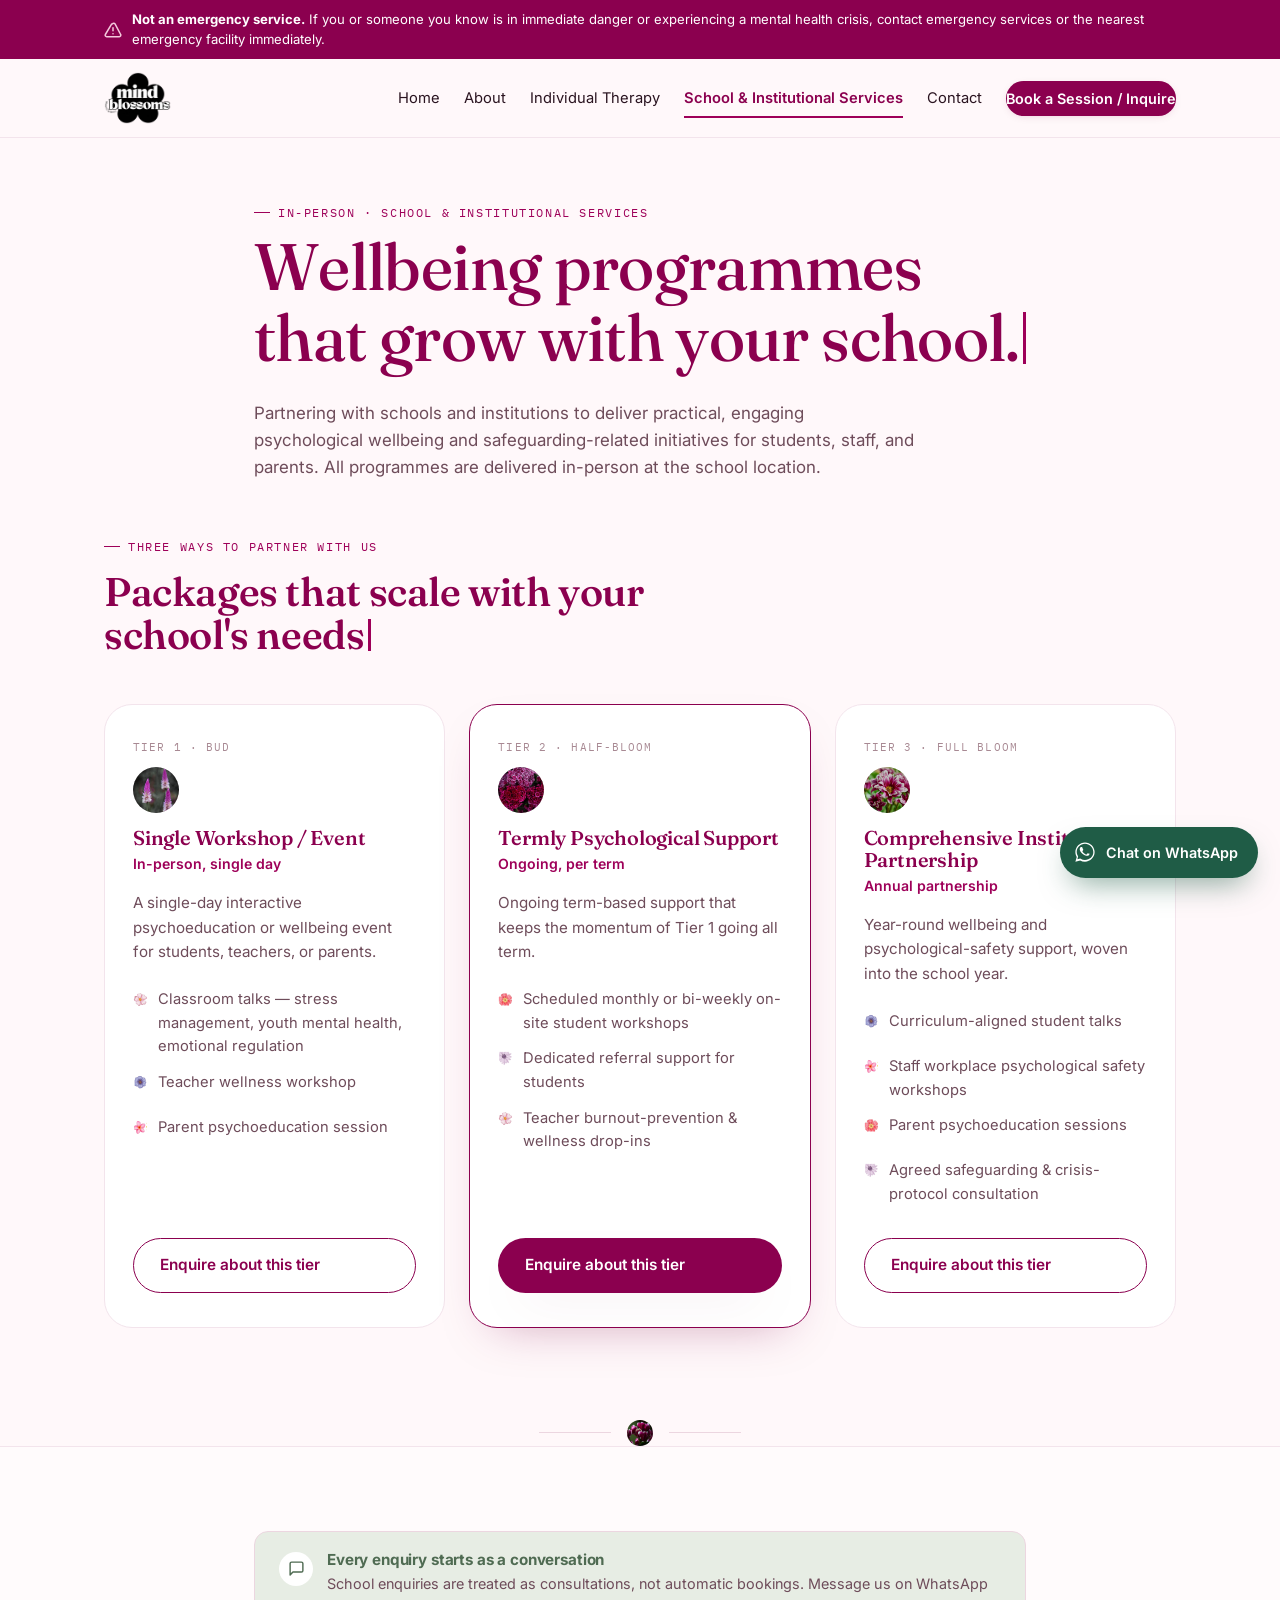
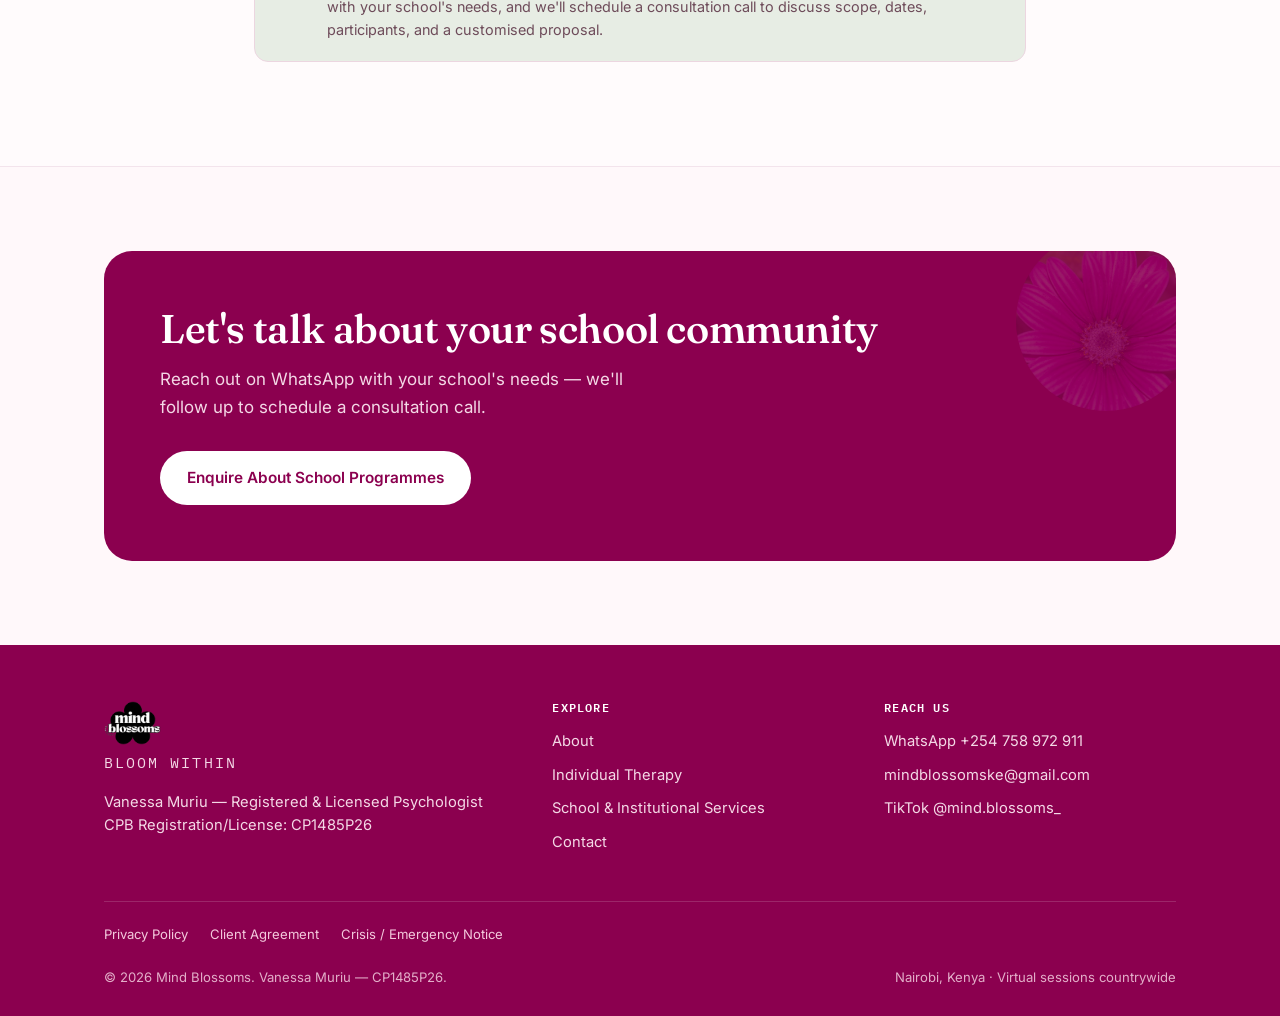
<file: schools.html>
<!doctype html>
<html lang="en">
<head>
<meta charset="utf-8">
<meta name="viewport" content="width=device-width, initial-scale=1">
<title>School Psychological Services Kenya | Mind Blossoms</title>
<meta name="description" content="In-person school and institutional psychological services in Kenya: workshops, termly support, and full institutional wellbeing partnerships.">
<link rel="icon" href="assets/favicon-square-256.png">
<meta property="og:title" content="School Psychological Services Kenya | Mind Blossoms">
<meta property="og:description" content="In-person school and institutional psychological services in Kenya: workshops, termly support, and full institutional wellbeing partnerships.">
<meta property="og:image" content="assets/social-preview.jpg">
<meta property="og:type" content="website">
<meta name="twitter:card" content="summary_large_image">
<meta name="twitter:image" content="assets/social-preview.jpg">
<link rel="preconnect" href="https://fonts.googleapis.com">
<link rel="preconnect" href="https://fonts.gstatic.com" crossorigin>
<link href="https://fonts.googleapis.com/css2?family=Fraunces:opsz,wght@9..144,300..600&family=Inter:wght@400;500;600;700&family=IBM+Plex+Mono:wght@500;600&display=swap" rel="stylesheet">
<link rel="stylesheet" href="styles.css">

</head>
<body>
<a class="skip-link" href="#main">Skip to content</a>

<svg width="0" height="0" style="position:absolute" aria-hidden="true">
  <defs>
    <clipPath id="flower-clip" clipPathUnits="objectBoundingBox">
      <circle cx="0.500" cy="0.290" r="0.30"/>
      <circle cx="0.747" cy="0.470" r="0.30"/>
      <circle cx="0.653" cy="0.760" r="0.30"/>
      <circle cx="0.347" cy="0.760" r="0.30"/>
      <circle cx="0.253" cy="0.470" r="0.30"/>
    </clipPath>
  </defs>
</svg>
<div class="crisis-banner">
  <div class="container">
    <svg viewBox="0 0 24 24" fill="none" stroke="currentColor" stroke-width="2" stroke-linecap="round" stroke-linejoin="round"><path d="M12 9v4M12 17h.01M10.3 3.86 1.82 18a2 2 0 0 0 1.71 3h16.94a2 2 0 0 0 1.71-3L14.7 3.86a2 2 0 0 0-3.4 0Z"/></svg>
    <span><strong>Not an emergency service.</strong> If you or someone you know is in immediate danger or experiencing a mental health crisis, contact emergency services or the nearest emergency facility immediately.</span>
  </div>
</div>
<header class="site-header">
  <div class="container">
    <a class="brand" href="index.html">
      <img class="logo-mark" src="assets/logo-640.png" alt="Mind Blossoms — Bloom Within">
    </a>
    <nav class="nav-links" id="nav-links">
      <a href="index.html">Home</a>
      <a href="about.html">About</a>
      <a href="therapy.html">Individual Therapy</a>
      <a href="schools.html" aria-current="page">School &amp; Institutional Services</a>
      <a href="contact.html">Contact</a>
      <a class="nav-cta" href="contact.html">Book a Session / Inquire</a>
    </nav>
    <button class="nav-toggle" aria-label="Toggle menu" aria-expanded="false" aria-controls="nav-links">
      <svg viewBox="0 0 24 24" fill="none" stroke="currentColor" stroke-width="2" stroke-linecap="round"><path d="M3 6h18M3 12h18M3 18h18"/></svg>
    </button>
  </div>
</header>

<main id="main">

<section class="page-intro">
  <div class="container" style="max-width:820px;">
    <span class="eyebrow">In-Person · School &amp; Institutional Services</span>
    <h1>Wellbeing programmes that grow with your school.</h1>
    <p class="sub">Partnering with schools and institutions to deliver practical, engaging psychological wellbeing and safeguarding-related initiatives for students, staff, and parents. All programmes are delivered in-person at the school location.</p>
  </div>
</section>

<section style="padding-top:0;">
  <div class="container">
    <div class="section-head reveal">
      <span class="eyebrow">Three ways to partner with us</span>
      <h2>Packages that scale with your school's needs</h2>
    </div>
    <div class="tiers">

      <article class="tier-card reveal">
        <span class="stage-label">Tier 1 · Bud</span>
        <span class="blossom-mount" data-blossom="bud" style="color:var(--berry-bright);"></span>
        <h3>Single Workshop / Event</h3>
        <div class="cadence">In-person, single day</div>
        <p class="focus">A single-day interactive psychoeducation or wellbeing event for students, teachers, or parents.</p>
        <ul>
          <li><span class="blossom-mount" data-blossom="bud" data-kind="sticker"></span> Classroom talks — stress management, youth mental health, emotional regulation</li>
          <li><span class="blossom-mount" data-blossom="bud" data-kind="sticker"></span> Teacher wellness workshop</li>
          <li><span class="blossom-mount" data-blossom="bud" data-kind="sticker"></span> Parent psychoeducation session</li>
        </ul>
        <a class="btn btn-ghost" href="https://wa.me/254758972911?text=Hi%20Mind%20Blossoms%2C%20I%20would%20like%20to%20enquire%20about%20psychological%20services%20for%20our%20school." target="_blank" rel="noopener">Enquire about this tier</a>
      </article>

      <article class="tier-card featured reveal">
        <span class="stage-label">Tier 2 · Half-Bloom</span>
        <span class="blossom-mount" data-blossom="half" style="color:var(--berry-bright);"></span>
        <h3>Termly Psychological Support</h3>
        <div class="cadence">Ongoing, per term</div>
        <p class="focus">Ongoing term-based support that keeps the momentum of Tier 1 going all term.</p>
        <ul>
          <li><span class="blossom-mount" data-blossom="bud" data-kind="sticker"></span> Scheduled monthly or bi-weekly on-site student workshops</li>
          <li><span class="blossom-mount" data-blossom="bud" data-kind="sticker"></span> Dedicated referral support for students</li>
          <li><span class="blossom-mount" data-blossom="bud" data-kind="sticker"></span> Teacher burnout-prevention &amp; wellness drop-ins</li>
        </ul>
        <a class="btn btn-primary" href="https://wa.me/254758972911?text=Hi%20Mind%20Blossoms%2C%20I%20would%20like%20to%20enquire%20about%20psychological%20services%20for%20our%20school." target="_blank" rel="noopener">Enquire about this tier</a>
      </article>

      <article class="tier-card reveal">
        <span class="stage-label">Tier 3 · Full Bloom</span>
        <span class="blossom-mount" data-blossom="full" style="color:var(--gold);"></span>
        <h3>Comprehensive Institutional Partnership</h3>
        <div class="cadence">Annual partnership</div>
        <p class="focus">Year-round wellbeing and psychological-safety support, woven into the school year.</p>
        <ul>
          <li><span class="blossom-mount" data-blossom="bud" data-kind="sticker"></span> Curriculum-aligned student talks</li>
          <li><span class="blossom-mount" data-blossom="bud" data-kind="sticker"></span> Staff workplace psychological safety workshops</li>
          <li><span class="blossom-mount" data-blossom="bud" data-kind="sticker"></span> Parent psychoeducation sessions</li>
          <li><span class="blossom-mount" data-blossom="bud" data-kind="sticker"></span> Agreed safeguarding &amp; crisis-protocol consultation</li>
        </ul>
        <a class="btn btn-ghost" href="https://wa.me/254758972911?text=Hi%20Mind%20Blossoms%2C%20I%20would%20like%20to%20enquire%20about%20psychological%20services%20for%20our%20school." target="_blank" rel="noopener">Enquire about this tier</a>
      </article>

    </div>
  </div>
</section>

<div class="bloom-divider">
  <span class="line"></span>
  <span class="blossom-mount" data-blossom="bud" style="color:var(--berry-bright);"></span>
  <span class="line"></span>
</div>

<section class="alt-bg">
  <div class="container" style="max-width:820px;">
    <div class="notice-box sage reveal">
      <span class="ico"><svg viewBox="0 0 24 24" fill="none" stroke="currentColor" stroke-width="2" stroke-linecap="round" stroke-linejoin="round"><path d="M21 15a2 2 0 0 1-2 2H7l-4 4V5a2 2 0 0 1 2-2h14a2 2 0 0 1 2 2z"/></svg></span>
      <div>
        <h4>Every enquiry starts as a conversation</h4>
        <p>School enquiries are treated as consultations, not automatic bookings. Message us on WhatsApp with your school's needs, and we'll schedule a consultation call to discuss scope, dates, participants, and a customised proposal.</p>
      </div>
    </div>
  </div>
</section>

<section>
  <div class="container">
    <div class="cta-band reveal">
      <span class="blossom-mount" data-blossom="full" data-stroke="1.4"></span>
      <div>
        <h2>Let's talk about your school community</h2>
        <p>Reach out on WhatsApp with your school's needs — we'll follow up to schedule a consultation call.</p>
      </div>
      <div class="btn-row">
        <a class="btn btn-light" href="https://wa.me/254758972911?text=Hi%20Mind%20Blossoms%2C%20I%20would%20like%20to%20enquire%20about%20psychological%20services%20for%20our%20school." target="_blank" rel="noopener">Enquire About School Programmes</a>
      </div>
    </div>
  </div>
</section>

</main>

<a class="wa-float" href="https://wa.me/254758972911?text=Hi%20Mind%20Blossoms%2C%20I%20would%20like%20to%20enquire%20about%20your%20services." target="_blank" rel="noopener" aria-label="Chat with Mind Blossoms on WhatsApp">
  <svg viewBox="0 0 32 32" fill="currentColor"><path d="M16 2C8.3 2 2 8.3 2 16c0 2.6.7 5.1 2 7.3L2 30l6.9-1.8c2.1 1.2 4.5 1.8 7.1 1.8 7.7 0 14-6.3 14-14S23.7 2 16 2zm0 25.5c-2.3 0-4.5-.6-6.4-1.8l-.5-.3-4.2 1.1 1.1-4.1-.3-.5C4.5 20 3.9 18 3.9 16 3.9 9.3 9.3 3.9 16 3.9S28.1 9.3 28.1 16 22.7 27.5 16 27.5zm7.1-8.4c-.4-.2-2.3-1.1-2.6-1.3-.4-.1-.6-.2-.9.2s-1 1.3-1.2 1.5c-.2.2-.4.3-.8.1-.4-.2-1.6-.6-3.1-1.9-1.1-1-1.9-2.3-2.2-2.6-.2-.4 0-.6.2-.8.2-.2.4-.4.5-.6.2-.2.2-.4.4-.6.1-.2.1-.4 0-.6-.1-.2-.9-2.2-1.3-3-.3-.8-.7-.7-.9-.7h-.8c-.2 0-.6.1-.9.4-.3.4-1.2 1.2-1.2 2.8s1.2 3.3 1.4 3.5c.2.2 2.4 3.7 5.9 5.1.8.3 1.4.6 2 .7.8.3 1.6.2 2.1.1.7-.1 2.3-.9 2.6-1.9.3-.9.3-1.7.2-1.9-.1-.2-.3-.3-.7-.5z"/></svg>
  <span class="label">Chat on WhatsApp</span>
</a>


<footer class="site-footer">
  <div class="container">
    <div class="footer-grid">
      <div>
        <div class="footer-brand">
          <img class="logo-mark" src="assets/logo-640.png" alt="Mind Blossoms — Bloom Within">
        </div>
        <p class="footer-tagline">Bloom Within</p>
        <p>Vanessa Muriu — Registered &amp; Licensed Psychologist<br>CPB Registration/License: CP1485P26</p>
      </div>
      <div>
        <h4>Explore</h4>
        <ul>
          <li><a href="about.html">About</a></li>
          <li><a href="therapy.html">Individual Therapy</a></li>
          <li><a href="schools.html">School &amp; Institutional Services</a></li>
          <li><a href="contact.html">Contact</a></li>
        </ul>
      </div>
      <div>
        <h4>Reach us</h4>
        <ul>
          <li><a href="https://wa.me/254758972911">WhatsApp +254 758 972 911</a></li>
          <li><a href="mailto:mindblossomske@gmail.com">mindblossomske@gmail.com</a></li>
          <li><a href="https://www.tiktok.com/@mind.blossoms_" target="_blank" rel="noopener">TikTok @mind.blossoms_</a></li>
        </ul>
      </div>
    </div>
    <div class="footer-legal">
      <a href="#">Privacy Policy</a>
      <a href="#">Client Agreement</a>
      <a href="contact.html#crisis">Crisis / Emergency Notice</a>
    </div>
    <div class="footer-bottom">
      <span>© <span data-year></span> Mind Blossoms. Vanessa Muriu — CP1485P26.</span>
      <span>Nairobi, Kenya · Virtual sessions countrywide</span>
    </div>
  </div>
</footer>

<script src="script.js"></script>
</body>
</html>
</file>
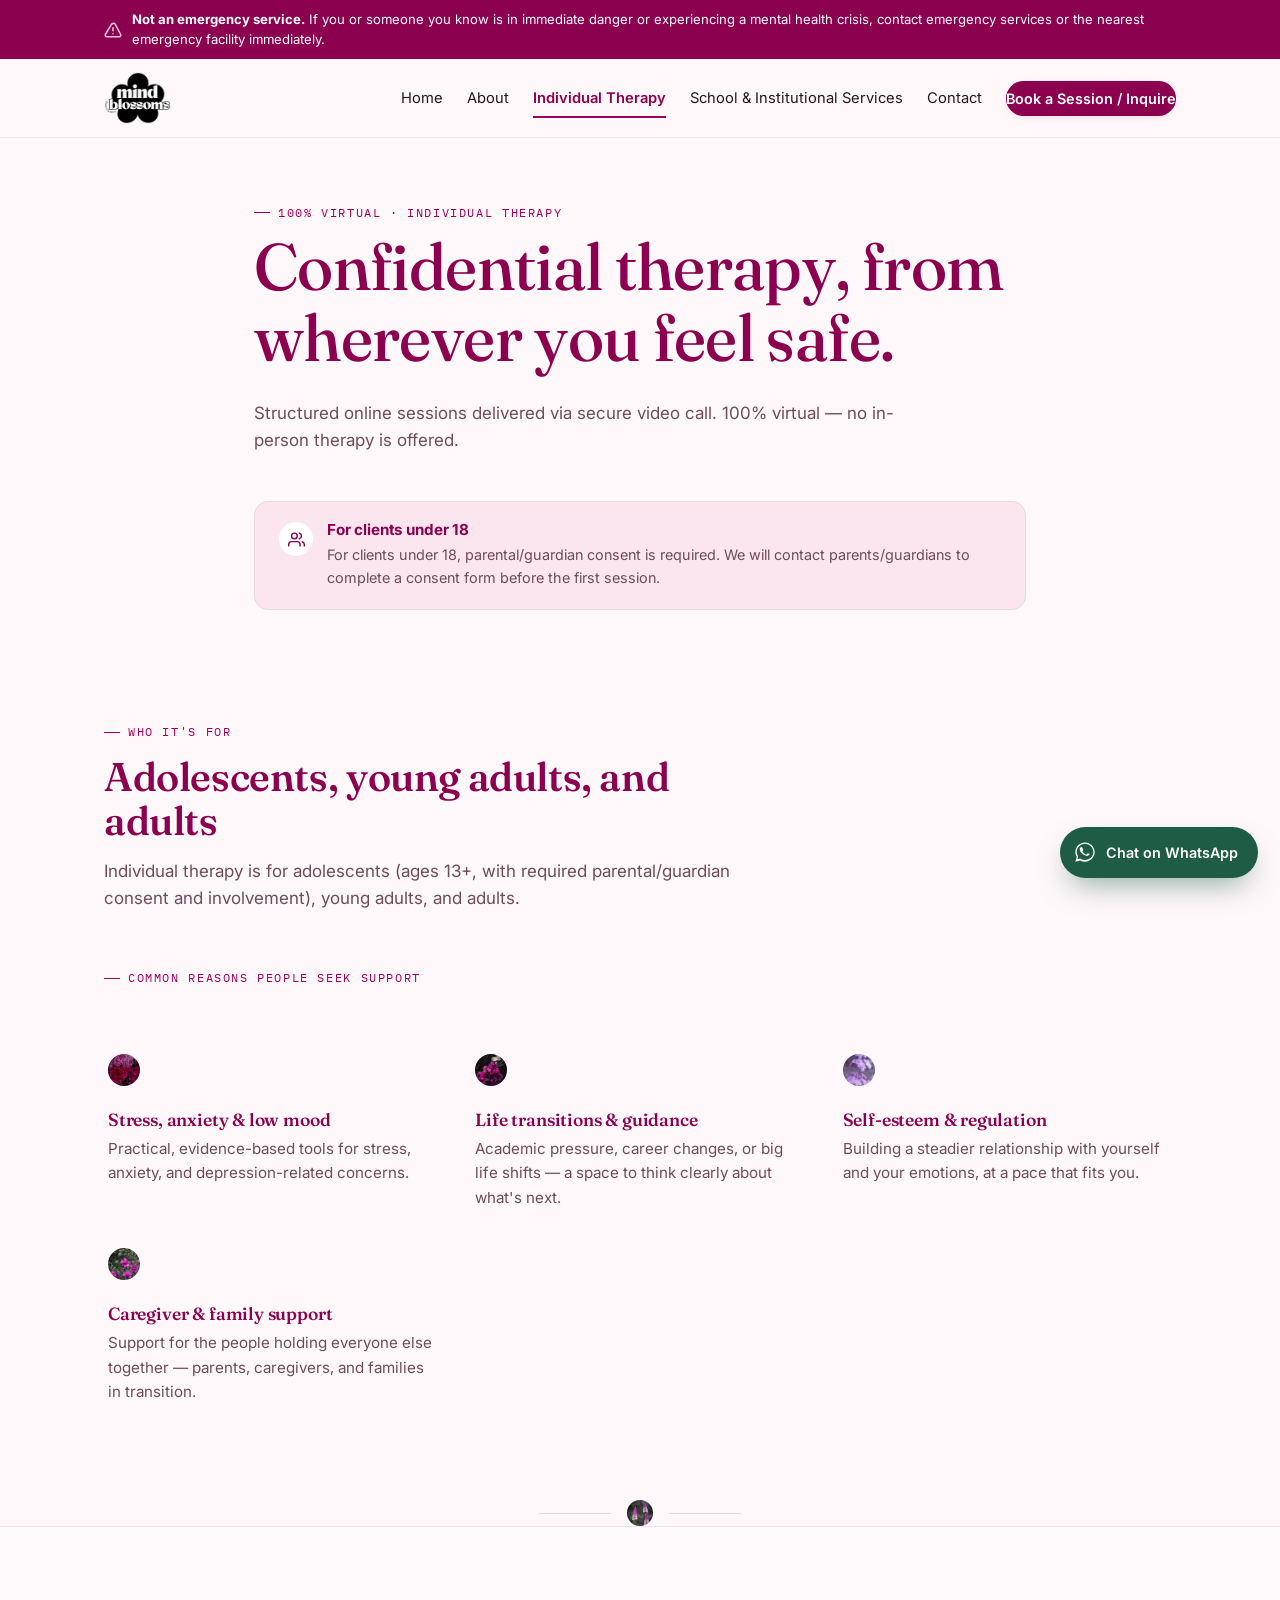
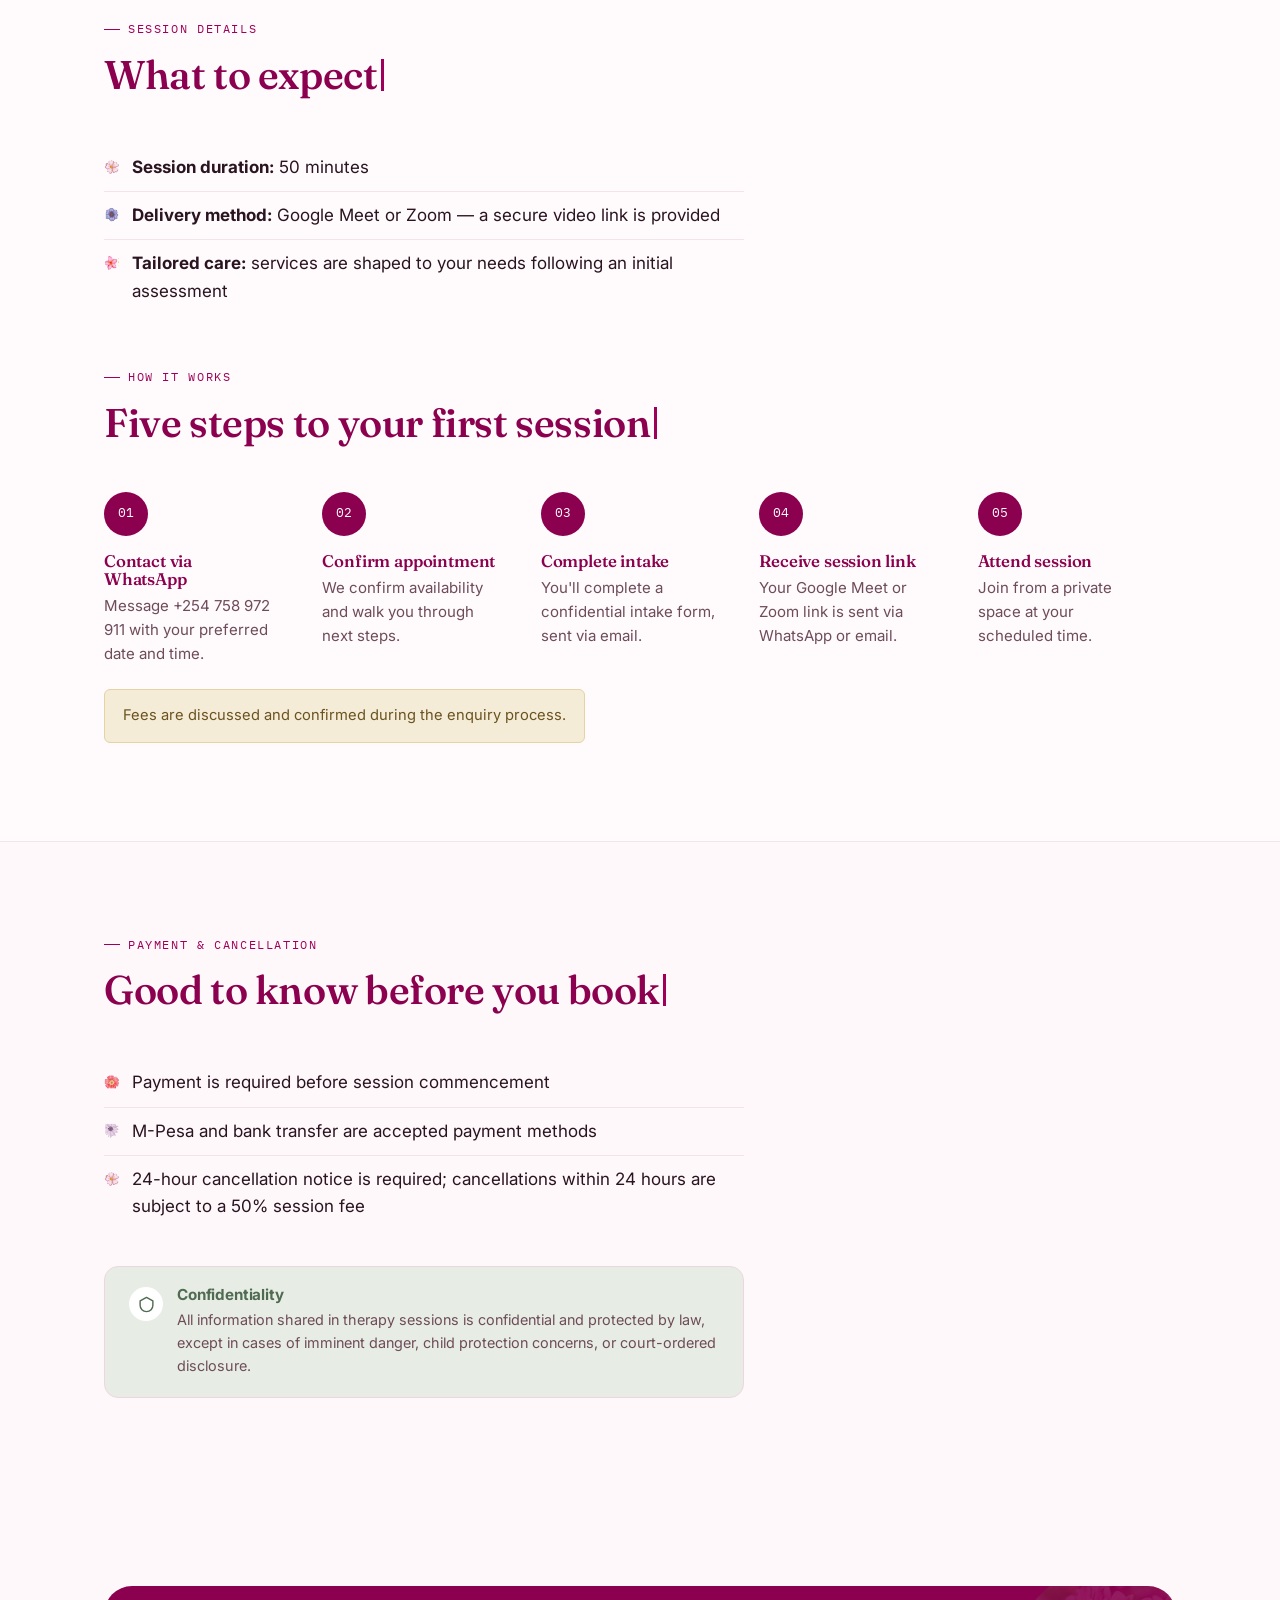
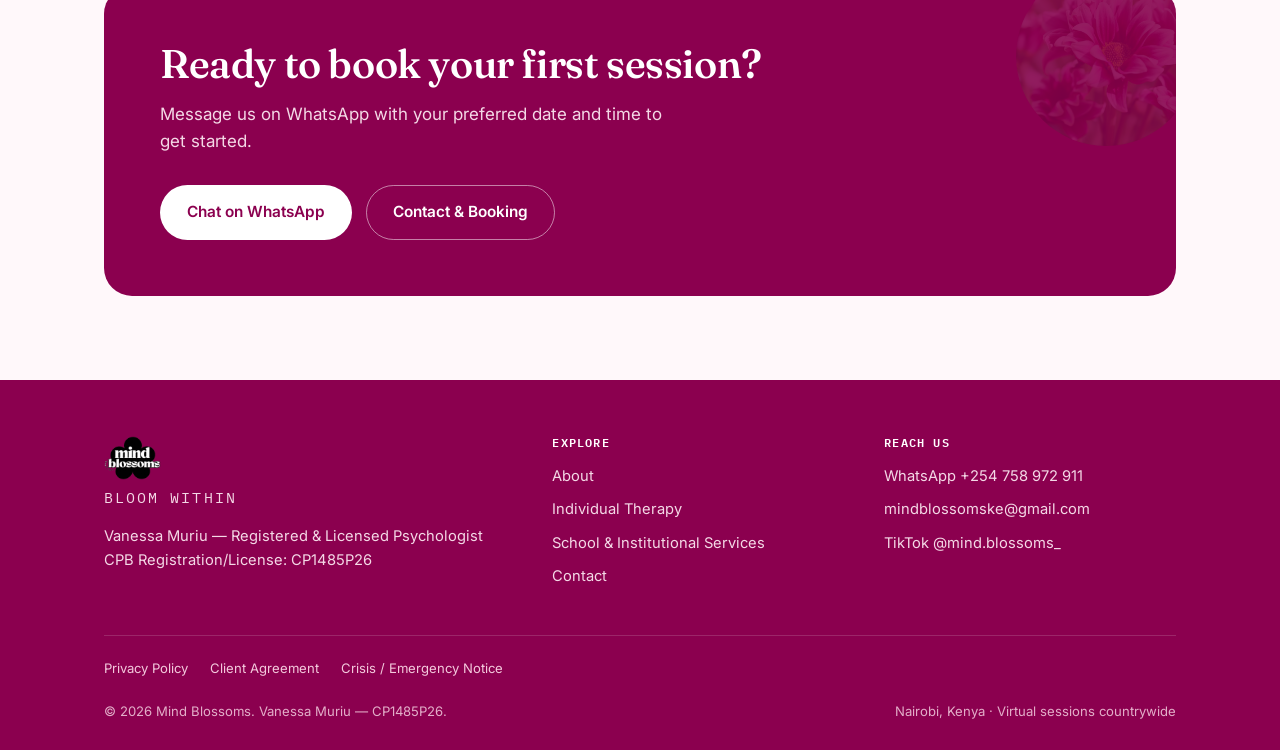
<file: therapy.html>
<!doctype html>
<html lang="en">
<head>
<meta charset="utf-8">
<meta name="viewport" content="width=device-width, initial-scale=1">
<title>Individual Therapy — Online Therapy Nairobi | Mind Blossoms</title>
<meta name="description" content="100% virtual individual therapy in Kenya. Confidential online sessions for adolescents (13+, with parental consent), young adults, and adults.">
<link rel="icon" href="assets/favicon-square-256.png">
<meta property="og:title" content="Individual Therapy — Online Therapy Nairobi | Mind Blossoms">
<meta property="og:description" content="100% virtual individual therapy in Kenya. Confidential online sessions for adolescents (13+, with parental consent), young adults, and adults.">
<meta property="og:image" content="assets/social-preview.jpg">
<meta property="og:type" content="website">
<meta name="twitter:card" content="summary_large_image">
<meta name="twitter:image" content="assets/social-preview.jpg">
<link rel="preconnect" href="https://fonts.googleapis.com">
<link rel="preconnect" href="https://fonts.gstatic.com" crossorigin>
<link href="https://fonts.googleapis.com/css2?family=Fraunces:opsz,wght@9..144,300..600&family=Inter:wght@400;500;600;700&family=IBM+Plex+Mono:wght@500;600&display=swap" rel="stylesheet">
<link rel="stylesheet" href="styles.css">

</head>
<body>
<a class="skip-link" href="#main">Skip to content</a>

<svg width="0" height="0" style="position:absolute" aria-hidden="true">
  <defs>
    <clipPath id="flower-clip" clipPathUnits="objectBoundingBox">
      <circle cx="0.500" cy="0.290" r="0.30"/>
      <circle cx="0.747" cy="0.470" r="0.30"/>
      <circle cx="0.653" cy="0.760" r="0.30"/>
      <circle cx="0.347" cy="0.760" r="0.30"/>
      <circle cx="0.253" cy="0.470" r="0.30"/>
    </clipPath>
  </defs>
</svg>
<div class="crisis-banner">
  <div class="container">
    <svg viewBox="0 0 24 24" fill="none" stroke="currentColor" stroke-width="2" stroke-linecap="round" stroke-linejoin="round"><path d="M12 9v4M12 17h.01M10.3 3.86 1.82 18a2 2 0 0 0 1.71 3h16.94a2 2 0 0 0 1.71-3L14.7 3.86a2 2 0 0 0-3.4 0Z"/></svg>
    <span><strong>Not an emergency service.</strong> If you or someone you know is in immediate danger or experiencing a mental health crisis, contact emergency services or the nearest emergency facility immediately.</span>
  </div>
</div>
<header class="site-header">
  <div class="container">
    <a class="brand" href="index.html">
      <img class="logo-mark" src="assets/logo-640.png" alt="Mind Blossoms — Bloom Within">
    </a>
    <nav class="nav-links" id="nav-links">
      <a href="index.html">Home</a>
      <a href="about.html">About</a>
      <a href="therapy.html" aria-current="page">Individual Therapy</a>
      <a href="schools.html">School &amp; Institutional Services</a>
      <a href="contact.html">Contact</a>
      <a class="nav-cta" href="contact.html">Book a Session / Inquire</a>
    </nav>
    <button class="nav-toggle" aria-label="Toggle menu" aria-expanded="false" aria-controls="nav-links">
      <svg viewBox="0 0 24 24" fill="none" stroke="currentColor" stroke-width="2" stroke-linecap="round"><path d="M3 6h18M3 12h18M3 18h18"/></svg>
    </button>
  </div>
</header>

<main id="main">

<section class="page-intro">
  <div class="container" style="max-width:820px;">
    <span class="eyebrow">100% Virtual · Individual Therapy</span>
    <h1>Confidential therapy, from wherever you feel safe.</h1>
    <p class="sub">Structured online sessions delivered via secure video call. 100% virtual — no in-person therapy is offered.</p>
  </div>
</section>

<section style="padding-top:0;">
  <div class="container" style="max-width:820px;">
    <div class="notice-box reveal">
      <span class="ico"><svg viewBox="0 0 24 24" fill="none" stroke="currentColor" stroke-width="2" stroke-linecap="round" stroke-linejoin="round"><path d="M17 21v-2a4 4 0 0 0-4-4H5a4 4 0 0 0-4 4v2"/><circle cx="9" cy="7" r="4"/><path d="M23 21v-2a4 4 0 0 0-3-3.87"/><path d="M16 3.13a4 4 0 0 1 0 7.75"/></svg></span>
      <div>
        <h4>For clients under 18</h4>
        <p>For clients under 18, parental/guardian consent is required. We will contact parents/guardians to complete a consent form before the first session.</p>
      </div>
    </div>
  </div>
</section>

<section style="padding-top:0;">
  <div class="container">
    <div class="section-head reveal">
      <span class="eyebrow">Who it's for</span>
      <h2>Adolescents, young adults, and adults</h2>
      <p>Individual therapy is for adolescents (ages 13+, with required parental/guardian consent and involvement), young adults, and adults.</p>
    </div>
    <div class="section-head reveal" style="margin-top:40px;">
      <span class="eyebrow">Common reasons people seek support</span>
    </div>
    <div class="feature-grid">
      <div class="feature reveal">
        <span class="blossom-mount" data-blossom="half" style="color:var(--berry-bright);"></span>
        <h3>Stress, anxiety &amp; low mood</h3>
        <p>Practical, evidence-based tools for stress, anxiety, and depression-related concerns.</p>
      </div>
      <div class="feature reveal">
        <span class="blossom-mount" data-blossom="half" style="color:var(--sage);"></span>
        <h3>Life transitions &amp; guidance</h3>
        <p>Academic pressure, career changes, or big life shifts — a space to think clearly about what's next.</p>
      </div>
      <div class="feature reveal">
        <span class="blossom-mount" data-blossom="half" style="color:var(--gold);"></span>
        <h3>Self-esteem &amp; regulation</h3>
        <p>Building a steadier relationship with yourself and your emotions, at a pace that fits you.</p>
      </div>
      <div class="feature reveal">
        <span class="blossom-mount" data-blossom="half" style="color:var(--berry-bright);"></span>
        <h3>Caregiver &amp; family support</h3>
        <p>Support for the people holding everyone else together — parents, caregivers, and families in transition.</p>
      </div>
    </div>
  </div>
</section>

<div class="bloom-divider">
  <span class="line"></span>
  <span class="blossom-mount" data-blossom="bud" style="color:var(--berry-bright);"></span>
  <span class="line"></span>
</div>

<section class="alt-bg">
  <div class="container">
    <div class="section-head reveal">
      <span class="eyebrow">Session details</span>
      <h2>What to expect</h2>
    </div>
    <ul class="bloom-list reveal" style="max-width:640px; margin-bottom:44px;">
      <li><span class="blossom-mount" data-blossom="bud" data-kind="sticker"></span><span><strong>Session duration:</strong> 50 minutes</span></li>
      <li><span class="blossom-mount" data-blossom="bud" data-kind="sticker"></span><span><strong>Delivery method:</strong> Google Meet or Zoom — a secure video link is provided</span></li>
      <li><span class="blossom-mount" data-blossom="bud" data-kind="sticker"></span><span><strong>Tailored care:</strong> services are shaped to your needs following an initial assessment</span></li>
    </ul>

    <div class="section-head reveal">
      <span class="eyebrow">How it works</span>
      <h2>Five steps to your first session</h2>
    </div>
    <div class="steps steps-5">
      <div class="step reveal">
        <div class="num">01</div>
        <h3>Contact via WhatsApp</h3>
        <p>Message +254 758 972 911 with your preferred date and time.</p>
      </div>
      <div class="step reveal">
        <div class="num">02</div>
        <h3>Confirm appointment</h3>
        <p>We confirm availability and walk you through next steps.</p>
      </div>
      <div class="step reveal">
        <div class="num">03</div>
        <h3>Complete intake</h3>
        <p>You'll complete a confidential intake form, sent via email.</p>
      </div>
      <div class="step reveal">
        <div class="num">04</div>
        <h3>Receive session link</h3>
        <p>Your Google Meet or Zoom link is sent via WhatsApp or email.</p>
      </div>
      <div class="step reveal">
        <div class="num">05</div>
        <h3>Attend session</h3>
        <p>Join from a private space at your scheduled time.</p>
      </div>
    </div>
    <p class="pricing-note">Fees are discussed and confirmed during the enquiry process.</p>
  </div>
</section>

<section>
  <div class="container">
    <div class="section-head reveal">
      <span class="eyebrow">Payment &amp; cancellation</span>
      <h2>Good to know before you book</h2>
    </div>
    <ul class="bloom-list reveal" style="max-width:640px; margin-bottom:36px;">
      <li><span class="blossom-mount" data-blossom="bud" data-kind="sticker"></span><span>Payment is required before session commencement</span></li>
      <li><span class="blossom-mount" data-blossom="bud" data-kind="sticker"></span><span>M-Pesa and bank transfer are accepted payment methods</span></li>
      <li><span class="blossom-mount" data-blossom="bud" data-kind="sticker"></span><span>24-hour cancellation notice is required; cancellations within 24 hours are subject to a 50% session fee</span></li>
    </ul>

    <div class="notice-box sage reveal" style="max-width:640px;">
      <span class="ico"><svg viewBox="0 0 24 24" fill="none" stroke="currentColor" stroke-width="2" stroke-linecap="round" stroke-linejoin="round"><path d="M12 2 3 7v6c0 5 3.8 9 9 9s9-4 9-9V7l-9-5Z"/></svg></span>
      <div>
        <h4>Confidentiality</h4>
        <p>All information shared in therapy sessions is confidential and protected by law, except in cases of imminent danger, child protection concerns, or court-ordered disclosure.</p>
      </div>
    </div>
  </div>
</section>

<section>
  <div class="container">
    <div class="cta-band reveal">
      <span class="blossom-mount" data-blossom="full" data-stroke="1.4"></span>
      <div>
        <h2>Ready to book your first session?</h2>
        <p>Message us on WhatsApp with your preferred date and time to get started.</p>
      </div>
      <div class="btn-row">
        <a class="btn btn-light" href="https://wa.me/254758972911?text=Hi%20Mind%20Blossoms%2C%20I%20would%20like%20to%20book%20an%20individual%20therapy%20session.%20Please%20let%20me%20know%20available%20dates%20and%20times." target="_blank" rel="noopener">Chat on WhatsApp</a>
        <a class="btn" style="border:1px solid rgba(255,255,255,0.5); color:#fff;" href="contact.html">Contact &amp; Booking</a>
      </div>
    </div>
  </div>
</section>

</main>

<a class="wa-float" href="https://wa.me/254758972911?text=Hi%20Mind%20Blossoms%2C%20I%20would%20like%20to%20enquire%20about%20your%20services." target="_blank" rel="noopener" aria-label="Chat with Mind Blossoms on WhatsApp">
  <svg viewBox="0 0 32 32" fill="currentColor"><path d="M16 2C8.3 2 2 8.3 2 16c0 2.6.7 5.1 2 7.3L2 30l6.9-1.8c2.1 1.2 4.5 1.8 7.1 1.8 7.7 0 14-6.3 14-14S23.7 2 16 2zm0 25.5c-2.3 0-4.5-.6-6.4-1.8l-.5-.3-4.2 1.1 1.1-4.1-.3-.5C4.5 20 3.9 18 3.9 16 3.9 9.3 9.3 3.9 16 3.9S28.1 9.3 28.1 16 22.7 27.5 16 27.5zm7.1-8.4c-.4-.2-2.3-1.1-2.6-1.3-.4-.1-.6-.2-.9.2s-1 1.3-1.2 1.5c-.2.2-.4.3-.8.1-.4-.2-1.6-.6-3.1-1.9-1.1-1-1.9-2.3-2.2-2.6-.2-.4 0-.6.2-.8.2-.2.4-.4.5-.6.2-.2.2-.4.4-.6.1-.2.1-.4 0-.6-.1-.2-.9-2.2-1.3-3-.3-.8-.7-.7-.9-.7h-.8c-.2 0-.6.1-.9.4-.3.4-1.2 1.2-1.2 2.8s1.2 3.3 1.4 3.5c.2.2 2.4 3.7 5.9 5.1.8.3 1.4.6 2 .7.8.3 1.6.2 2.1.1.7-.1 2.3-.9 2.6-1.9.3-.9.3-1.7.2-1.9-.1-.2-.3-.3-.7-.5z"/></svg>
  <span class="label">Chat on WhatsApp</span>
</a>


<footer class="site-footer">
  <div class="container">
    <div class="footer-grid">
      <div>
        <div class="footer-brand">
          <img class="logo-mark" src="assets/logo-640.png" alt="Mind Blossoms — Bloom Within">
        </div>
        <p class="footer-tagline">Bloom Within</p>
        <p>Vanessa Muriu — Registered &amp; Licensed Psychologist<br>CPB Registration/License: CP1485P26</p>
      </div>
      <div>
        <h4>Explore</h4>
        <ul>
          <li><a href="about.html">About</a></li>
          <li><a href="therapy.html">Individual Therapy</a></li>
          <li><a href="schools.html">School &amp; Institutional Services</a></li>
          <li><a href="contact.html">Contact</a></li>
        </ul>
      </div>
      <div>
        <h4>Reach us</h4>
        <ul>
          <li><a href="https://wa.me/254758972911">WhatsApp +254 758 972 911</a></li>
          <li><a href="mailto:mindblossomske@gmail.com">mindblossomske@gmail.com</a></li>
          <li><a href="https://www.tiktok.com/@mind.blossoms_" target="_blank" rel="noopener">TikTok @mind.blossoms_</a></li>
        </ul>
      </div>
    </div>
    <div class="footer-legal">
      <a href="#">Privacy Policy</a>
      <a href="#">Client Agreement</a>
      <a href="contact.html#crisis">Crisis / Emergency Notice</a>
    </div>
    <div class="footer-bottom">
      <span>© <span data-year></span> Mind Blossoms. Vanessa Muriu — CP1485P26.</span>
      <span>Nairobi, Kenya · Virtual sessions countrywide</span>
    </div>
  </div>
</footer>

<script src="script.js"></script>
</body>
</html>
</file>
<file: styles.css>
/* ============================================================
   Mind Blossoms — Design Tokens
   Palette: deep berry brand color, warm blush ground, sage growth
   accent, soft gold for the top tier. Nothing terracotta, nothing
   near-black — this lives in warm plum and pink-white.
   Type: Fraunces (display, organic/soft curves — echoes a blossom's
   petal) + Inter (body) + IBM Plex Mono (labels, credential, tiers).
   Signature: a single-line blossom motif that "grows" — used in the
   hero, as section dividers, list markers, and the school tiers
   (bud → half-bloom → full bloom).
   ============================================================ */

:root {
  --berry-deep: #8b004f;
  --berry: #8b004f;
  --berry-bright: #9e0059;
  --berry-tint: #fbe6ef;
  --blush: #fff8fa;
  --paper: #fffbfc;
  --ink: #2a1420;
  --ink-soft: #6e4c5a;
  --ink-faint: #a88993;
  --sage: #4f6b52;
  --sage-tint: #e7ede4;
  --gold: #b8903a;
  --gold-tint: #f5ecd8;
  --line: #ecd6e0;
  --line-soft: #f3e4ec;

  --font-display: "Fraunces", "Iowan Old Style", serif;
  --font-body: "Inter", -apple-system, BlinkMacSystemFont, "Segoe UI", sans-serif;
  --font-mono: "IBM Plex Mono", ui-monospace, "SFMono-Regular", monospace;

  --container: 1120px;
  --radius-sm: 6px;
  --radius-md: 14px;
  --radius-lg: 28px;
  --shadow-soft: 0 20px 50px -25px rgba(125, 0, 71, 0.35);
  --shadow-tiny: 0 2px 10px -4px rgba(125, 0, 71, 0.25);
}

* { box-sizing: border-box; }
html { scroll-behavior: smooth; }

@media (prefers-reduced-motion: reduce) {
  html { scroll-behavior: auto; }
  *, *::before, *::after {
    animation-duration: 0.001ms !important;
    animation-iteration-count: 1 !important;
    transition-duration: 0.001ms !important;
    scroll-behavior: auto !important;
  }
}

body {
  margin: 0;
  background: var(--blush);
  color: var(--ink);
  font-family: var(--font-body);
  font-size: 17px;
  line-height: 1.6;
  -webkit-font-smoothing: antialiased;
}

img { max-width: 100%; display: block; }

a { color: inherit; text-decoration: none; }

h1, h2, h3, h4 {
  font-family: var(--font-display);
  font-weight: 560;
  line-height: 1.08;
  margin: 0 0 0.4em;
  color: var(--berry-deep);
  letter-spacing: -0.01em;
}

h1 { font-size: clamp(2.4rem, 5vw + 1rem, 4.1rem); font-weight: 480; }
h2 { font-size: clamp(1.7rem, 2.6vw + 1rem, 2.5rem); }
h3 { font-size: 1.25rem; }

p { margin: 0 0 1em; color: var(--ink-soft); }

.container {
  max-width: var(--container);
  margin: 0 auto;
  padding: 0 24px;
}

.eyebrow {
  font-family: var(--font-mono);
  font-size: 0.72rem;
  letter-spacing: 0.14em;
  text-transform: uppercase;
  color: var(--berry-bright);
  display: inline-flex;
  align-items: center;
  gap: 8px;
  margin-bottom: 14px;
}

.eyebrow::before {
  content: "";
  width: 16px;
  height: 1px;
  background: var(--berry-bright);
  display: inline-block;
}

/* ---------------- Skip link / focus ---------------- */
.skip-link {
  position: absolute;
  left: -999px;
  top: 0;
  background: var(--berry-deep);
  color: #fff;
  padding: 10px 18px;
  border-radius: 0 0 8px 0;
  z-index: 999;
}
.skip-link:focus {
  left: 0;
}

:focus-visible {
  outline: 2px solid var(--berry-bright);
  outline-offset: 3px;
  border-radius: 4px;
}

/* ---------------- Header ---------------- */
.site-header {
  position: sticky;
  top: 0;
  z-index: 100;
  background: var(--blush);
  border-bottom: 1px solid var(--line-soft);
}

.site-header .container {
  display: flex;
  align-items: center;
  justify-content: space-between;
  height: 78px;
}

.brand {
  display: flex;
  align-items: center;
  gap: 10px;
  font-family: var(--font-display);
  font-size: 1.25rem;
  font-weight: 600;
  color: var(--berry-deep);
}

.brand .mark { width: 30px; height: 30px; flex: none; }

.brand img.logo-mark {
  height: 52px;
  width: auto;
  display: block;
}

.tagline {
  font-family: var(--font-mono);
  font-size: 0.68rem;
  letter-spacing: 0.14em;
  text-transform: uppercase;
  color: var(--berry-bright);
}

/* ---------------- Crisis / emergency banner ---------------- */
.crisis-banner {
  background: var(--berry-deep);
  color: #fff;
  font-size: 0.82rem;
  line-height: 1.5;
}
.crisis-banner .container {
  display: flex;
  align-items: center;
  gap: 10px;
  padding: 10px 24px;
}
.crisis-banner svg { width: 18px; height: 18px; flex: none; color: #f4c9dd; }
.crisis-banner strong { font-weight: 700; }
.crisis-banner a { color: #fff; text-decoration: underline; }

/* ---------------- Notice boxes (consent / confidentiality) ---------------- */
.notice-box {
  border: 1px solid var(--line);
  background: var(--berry-tint);
  border-radius: var(--radius-md);
  padding: 20px 24px;
  margin: 0 0 20px;
  display: flex;
  gap: 14px;
  align-items: flex-start;
}
.notice-box .ico {
  width: 34px; height: 34px; border-radius: 50%;
  background: #fff;
  display: flex; align-items: center; justify-content: center;
  flex: none;
  color: var(--berry-deep);
}
.notice-box .ico svg { width: 17px; height: 17px; }
.notice-box h4 {
  font-family: var(--font-body);
  font-size: 0.95rem;
  font-weight: 700;
  color: var(--berry-deep);
  margin: 0 0 4px;
}
.notice-box p { font-size: 0.9rem; margin: 0; color: var(--ink-soft); }
.notice-box.sage { background: var(--sage-tint); }
.notice-box.sage .ico { color: var(--sage); }
.notice-box.sage h4 { color: var(--sage); }

.nav-links {
  display: flex;
  align-items: center;
  gap: 24px;
  font-size: 0.92rem;
}

.nav-links a {
  color: var(--ink);
  padding: 6px 0;
  position: relative;
}

.nav-links a::after {
  content: "";
  position: absolute;
  left: 0; right: 100%;
  bottom: -2px;
  height: 2px;
  background: var(--berry-bright);
  transition: right 0.25s ease;
}

.nav-links a:hover::after,
.nav-links a[aria-current="page"]::after {
  right: 0;
}

.nav-links a[aria-current="page"] { color: var(--berry-deep); font-weight: 600; }

.nav-cta {
  display: inline-flex;
  align-items: center;
  gap: 8px;
  background: var(--berry-deep);
  color: #fff !important;
  padding: 11px 20px;
  border-radius: 999px;
  font-size: 0.9rem;
  font-weight: 600;
  white-space: nowrap;
  box-shadow: var(--shadow-tiny);
  transition: background 0.2s ease, transform 0.2s ease;
}
.nav-cta:hover { background: var(--berry-bright); transform: translateY(-1px); }

.nav-toggle {
  display: none;
  background: none;
  border: 1px solid var(--line);
  border-radius: 8px;
  width: 42px;
  height: 42px;
  align-items: center;
  justify-content: center;
}
.nav-toggle svg { width: 20px; height: 20px; }

@media (max-width: 880px) {
  .nav-links { 
    position: fixed;
    inset: 78px 0 0 0;
    background: var(--paper);
    flex-direction: column;
    align-items: flex-start;
    padding: 28px 24px;
    gap: 6px;
    transform: translateY(-8px);
    opacity: 0;
    pointer-events: none;
    transition: opacity 0.2s ease, transform 0.2s ease;
  }
  .nav-links a { width: 100%; padding: 14px 4px; font-size: 1.1rem; }
  .nav-links.open { opacity: 1; transform: translateY(0); pointer-events: auto; }
  .nav-cta { margin-top: 10px; }
  .nav-toggle { display: inline-flex; }
}

/* ---------------- Buttons ---------------- */
.btn {
  display: inline-flex;
  align-items: center;
  gap: 9px;
  padding: 14px 26px;
  border-radius: 999px;
  font-weight: 600;
  font-size: 0.96rem;
  border: 1px solid transparent;
  cursor: pointer;
  transition: transform 0.2s ease, background 0.2s ease, border-color 0.2s ease, color 0.2s ease;
}
.btn-primary { background: var(--berry-deep); color: #fff; box-shadow: var(--shadow-soft); }
.btn-primary:hover { background: var(--berry-bright); transform: translateY(-2px); }
.btn-ghost { background: transparent; color: var(--berry-deep); border-color: var(--berry-deep); }
.btn-ghost:hover { background: var(--berry-tint); transform: translateY(-2px); }
.btn-light { background: #fff; color: var(--berry-deep); }
.btn-light:hover { background: var(--berry-tint); transform: translateY(-2px); }

.btn-row { display: flex; gap: 14px; flex-wrap: wrap; }

/* ---------------- Hero ---------------- */
.hero {
  padding: 76px 0 40px;
  position: relative;
  overflow: hidden;
}

.hero .container {
  display: grid;
  grid-template-columns: 1.1fr 0.9fr;
  gap: 40px;
  align-items: center;
}

.hero h1 { margin-bottom: 0.3em; }
.hero .sub { font-size: 1.14rem; max-width: 46ch; }

.credential-pill {
  display: inline-flex;
  align-items: center;
  gap: 10px;
  flex-wrap: wrap;
  margin-top: 26px;
  padding: 10px 16px 10px 10px;
  background: #fff;
  border: 1px solid var(--line);
  border-radius: 999px;
  font-size: 0.84rem;
  color: var(--ink-soft);
  box-shadow: var(--shadow-tiny);
  max-width: 100%;
}
.credential-pill .dot {
  width: 26px; height: 26px; border-radius: 50%;
  background: var(--sage-tint);
  display: inline-flex; align-items: center; justify-content: center;
  flex: none;
}
.credential-pill .dot svg { width: 14px; height: 14px; color: var(--sage); }
.credential-pill code {
  font-family: var(--font-mono);
  color: var(--berry-deep);
  background: var(--berry-tint);
  padding: 2px 7px;
  border-radius: 5px;
  font-size: 0.8rem;
}

.hero-art { position: relative; }
.blossom-mount { display: inline-block; }
.blossom-mount > * { width: 100%; height: 100%; display: block; }

.hero-art .blossom-mount { width: 100%; max-width: 340px; aspect-ratio: 1 / 1; height: auto; }

/* ---------------- Blossom divider ---------------- */
.bloom-divider {
  display: flex;
  align-items: center;
  justify-content: center;
  gap: 16px;
  margin: 8px 0 0;
  color: var(--line);
}
.bloom-divider .line { height: 1px; width: 72px; background: var(--line); }
.bloom-divider .blossom-mount { width: 26px; height: 26px; }

/* ---------------- Sections ---------------- */
section { padding: 84px 0; }
.section-head { max-width: 62ch; margin-bottom: 48px; }
.section-head.center { margin-left: auto; margin-right: auto; text-align: center; }

.alt-bg { background: var(--paper); border-top: 1px solid var(--line-soft); border-bottom: 1px solid var(--line-soft); }
.deep-bg { background: var(--berry-deep); color: #fff; }
.deep-bg h2, .deep-bg h3 { color: #fff; }
.deep-bg p { color: #f4d8e6; }

/* ---------------- Pillars / cards ---------------- */
.pillars {
  display: grid;
  grid-template-columns: 1fr 1fr;
  gap: 26px;
}

.pillar-card {
  background: #fff;
  border: 1px solid var(--line-soft);
  border-radius: var(--radius-lg);
  padding: 38px 34px;
  position: relative;
  overflow: hidden;
  transition: transform 0.25s ease, box-shadow 0.25s ease;
}
.pillar-card:hover { transform: translateY(-4px); box-shadow: var(--shadow-soft); }

.pillar-card .blossom-mount { width: 40px; height: 40px; margin-bottom: 18px; }

.pillar-card .tag {
  font-family: var(--font-mono);
  font-size: 0.72rem;
  letter-spacing: 0.1em;
  text-transform: uppercase;
  color: var(--sage);
  background: var(--sage-tint);
  padding: 4px 10px;
  border-radius: 999px;
  display: inline-block;
  margin-bottom: 14px;
}
.pillar-card.berry .tag { color: var(--berry-bright); background: var(--berry-tint); }

.pillar-card ul { margin: 18px 0 0; padding: 0; list-style: none; }
.pillar-card li {
  display: flex;
  gap: 10px;
  padding: 7px 0;
  font-size: 0.95rem;
  color: var(--ink-soft);
}
.pillar-card li .blossom-mount { width: 14px; height: 14px; margin: 4px 0 0; flex: none; }

/* ---------------- Feature grid (why choose) ---------------- */
.feature-grid {
  display: grid;
  grid-template-columns: repeat(3, 1fr);
  gap: 30px;
}
.feature {
  padding: 4px;
}
.feature .blossom-mount { width: 32px; height: 32px; margin-bottom: 16px; }
.feature h3 { margin-bottom: 8px; font-size: 1.1rem; }
.feature p { font-size: 0.95rem; margin: 0; }

/* ---------------- List with blossom bullets ---------------- */
.bloom-list { list-style: none; margin: 0; padding: 0; }
.bloom-list li {
  display: flex;
  gap: 12px;
  padding: 10px 0;
  border-bottom: 1px solid var(--line-soft);
}
.bloom-list li:last-child { border-bottom: none; }
.bloom-list .blossom-mount { width: 16px; height: 16px; margin-top: 5px; flex: none; }
.bloom-list strong { color: var(--ink); }

/* ---------------- Steps (how it works) ---------------- */
.steps {
  display: grid;
  grid-template-columns: repeat(3, 1fr);
  gap: 0;
  counter-reset: step;
  position: relative;
}
.step {
  position: relative;
  padding: 0 24px 0 0;
}
.step:not(:last-child)::after {
  content: "";
  position: absolute;
  top: 22px;
  right: -4px;
  width: calc(100% - 46px);
  height: 1px;
  background: repeating-linear-gradient(to right, var(--berry-bright) 0 6px, transparent 6px 12px);
}
.step .num {
  font-family: var(--font-mono);
  font-size: 0.8rem;
  color: #fff;
  background: var(--berry-deep);
  width: 44px; height: 44px;
  border-radius: 50%;
  display: flex; align-items: center; justify-content: center;
  margin-bottom: 16px;
}
.step h3 { font-size: 1.05rem; margin-bottom: 6px; }
.step p { font-size: 0.94rem; }

@media (max-width: 780px) {
  .steps { grid-template-columns: 1fr; gap: 30px; }
  .step::after { display: none; }
}

.steps.steps-5 { grid-template-columns: repeat(auto-fit, minmax(150px, 1fr)); gap: 26px 20px; }
.steps.steps-5 .step::after { display: none; }

/* ---------------- Legal / footer links row ---------------- */
.footer-legal {
  display: flex;
  gap: 22px;
  flex-wrap: wrap;
  padding-top: 22px;
  font-size: 0.82rem;
}
.footer-legal a { color: #f4c9dd; }
.footer-legal a:hover { text-decoration: underline; color: #fff; }

/* ---------------- Tiers (school packages) ---------------- */
.tiers {
  display: grid;
  grid-template-columns: repeat(3, 1fr);
  gap: 24px;
  align-items: stretch;
}
.tier-card {
  background: #fff;
  border: 1px solid var(--line-soft);
  border-radius: var(--radius-lg);
  padding: 34px 28px;
  display: flex;
  flex-direction: column;
  position: relative;
}
.tier-card.featured {
  border-color: var(--berry);
  box-shadow: var(--shadow-soft);
  transform: translateY(-10px);
}
.tier-card .stage-label {
  font-family: var(--font-mono);
  font-size: 0.7rem;
  letter-spacing: 0.1em;
  text-transform: uppercase;
  color: var(--ink-faint);
  margin-bottom: 10px;
}
.tier-card .blossom-mount { width: 46px; height: 46px; margin-bottom: 14px; }
.tier-card h3 { margin-bottom: 4px; }
.tier-card .cadence { font-size: 0.88rem; color: var(--berry-bright); font-weight: 600; margin-bottom: 16px; }
.tier-card p.focus { font-size: 0.95rem; margin-bottom: 18px; }
.tier-card ul {
  list-style: none;
  margin: 0 0 26px;
  padding: 0;
  flex: 1;
}
.tier-card li {
  font-size: 0.92rem;
  color: var(--ink-soft);
  padding: 6px 0;
  display: flex;
  align-items: flex-start;
  gap: 10px;
}
.tier-card li .blossom-mount { width: 15px; height: 15px; margin-top: 4px; flex: none; }

@media (max-width: 900px) {
  .tiers { grid-template-columns: 1fr; }
  .tier-card.featured { transform: none; }
}

/* ---------------- Quote / approach ---------------- */
.approach-block {
  display: grid;
  grid-template-columns: 0.9fr 1.1fr;
  gap: 56px;
  align-items: center;
}
.approach-block .frame {
  aspect-ratio: 4 / 5;
  border-radius: var(--radius-lg);
  background: linear-gradient(160deg, var(--berry-tint), var(--paper));
  border: 1px solid var(--line-soft);
  display: flex;
  align-items: center;
  justify-content: center;
  position: relative;
}
.approach-block .frame .blossom-mount { width: 60%; height: 60%; }

.credential-list {
  list-style: none;
  margin: 22px 0 0;
  padding: 0;
}
.credential-list li {
  padding: 12px 0;
  border-top: 1px solid var(--line-soft);
  display: grid;
  grid-template-columns: 150px 1fr;
  gap: 16px;
  font-size: 0.93rem;
}
.credential-list li:first-child { border-top: none; }
.credential-list .k {
  font-family: var(--font-mono);
  font-size: 0.72rem;
  letter-spacing: 0.08em;
  text-transform: uppercase;
  color: var(--berry-bright);
  padding-top: 2px;
}
.credential-list .v { color: var(--ink); }

/* ---------------- CTA band ---------------- */
.cta-band {
  border-radius: var(--radius-lg);
  background: var(--berry-deep);
  color: #fff;
  padding: 56px;
  display: flex;
  align-items: center;
  justify-content: space-between;
  gap: 30px;
  flex-wrap: wrap;
  position: relative;
  overflow: hidden;
}
.cta-band h2, .cta-band p { color: #fff; }
.cta-band p { color: #f4d8e6; margin: 6px 0 0; max-width: 46ch; }
.cta-band .blossom-mount {
  position: absolute;
  right: -20px; top: -20px;
  width: 180px; height: 180px;
  opacity: 0.14;
}

/* ---------------- Contact page ---------------- */
.contact-grid {
  display: grid;
  grid-template-columns: 1fr 1fr;
  gap: 48px;
  align-items: start;
}

.contact-card {
  background: #fff;
  border: 1px solid var(--line-soft);
  border-radius: var(--radius-lg);
  padding: 30px;
  margin-bottom: 18px;
}
.contact-card .row {
  display: flex;
  align-items: center;
  gap: 14px;
  padding: 12px 0;
  border-top: 1px solid var(--line-soft);
}
.contact-card .row:first-child { border-top: none; padding-top: 0; }
.contact-card .row .ico {
  width: 38px; height: 38px; border-radius: 50%;
  background: var(--berry-tint);
  display: flex; align-items: center; justify-content: center;
  flex: none;
}
.contact-card .row .ico svg { width: 18px; height: 18px; color: var(--berry-deep); }
.contact-card .row a, .contact-card .row span { font-size: 0.96rem; }

.whatsapp-card {
  background: #1f5c46;
  color: #fff;
  border-radius: var(--radius-lg);
  padding: 30px;
  display: flex;
  align-items: center;
  gap: 20px;
  justify-content: space-between;
  flex-wrap: wrap;
}
.whatsapp-card p { color: #d7ece2; margin: 4px 0 0; }
.whatsapp-card h3 { color: #fff; margin-bottom: 4px; }
.whatsapp-card .btn-light { color: #1f5c46; }

form.inquiry {
  background: #fff;
  border: 1px solid var(--line-soft);
  border-radius: var(--radius-lg);
  padding: 34px;
}
.form-row { margin-bottom: 20px; }
.form-row label {
  display: block;
  font-size: 0.82rem;
  font-weight: 600;
  color: var(--ink);
  margin-bottom: 7px;
}
.form-row input,
.form-row select,
.form-row textarea {
  width: 100%;
  border: 1px solid var(--line);
  background: var(--blush);
  border-radius: var(--radius-sm);
  padding: 12px 14px;
  font-family: var(--font-body);
  font-size: 0.96rem;
  color: var(--ink);
}
.form-row input:focus,
.form-row select:focus,
.form-row textarea:focus {
  outline: 2px solid var(--berry-bright);
  outline-offset: 1px;
  background: #fff;
}
.form-row textarea { resize: vertical; min-height: 120px; }
.form-note { font-size: 0.82rem; color: var(--ink-faint); margin-top: 12px; }
.form-status {
  font-size: 0.9rem;
  padding: 12px 14px;
  border-radius: var(--radius-sm);
  background: var(--sage-tint);
  color: var(--sage);
  margin-top: 16px;
  display: none;
}
.form-status.show { display: block; }

.map-embed {
  border-radius: var(--radius-lg);
  overflow: hidden;
  border: 1px solid var(--line-soft);
  aspect-ratio: 16/9;
  margin-top: 18px;
}
.map-embed iframe { width: 100%; height: 100%; border: 0; }

/* ---------------- Floating WhatsApp ---------------- */
.wa-float {
  position: fixed;
  bottom: 22px;
  right: 22px;
  z-index: 200;
  display: inline-flex;
  align-items: center;
  gap: 10px;
  background: #1f5c46;
  color: #fff;
  padding: 14px 20px 14px 14px;
  border-radius: 999px;
  box-shadow: 0 14px 30px -10px rgba(31, 92, 70, 0.55);
  font-weight: 600;
  font-size: 0.9rem;
  transition: transform 0.2s ease;
}
.wa-float:hover { transform: translateY(-3px); }
.wa-float svg { width: 22px; height: 22px; }
.wa-float .label { max-width: 160px; }

@media (max-width: 640px) {
  .wa-float .label { display: none; }
  .wa-float { padding: 14px; }
}

/* ---------------- Footer ---------------- */
.site-footer {
  background: var(--berry-deep);
  color: #f4d8e6;
  padding: 56px 0 28px;
}
.footer-grid {
  display: grid;
  grid-template-columns: 1.4fr 1fr 1fr;
  gap: 40px;
  padding-bottom: 36px;
  border-bottom: 1px solid rgba(255,255,255,0.15);
}
.footer-grid h4 {
  color: #fff;
  font-family: var(--font-mono);
  font-size: 0.75rem;
  letter-spacing: 0.1em;
  text-transform: uppercase;
  font-weight: 600;
  margin-bottom: 16px;
}
.footer-brand {
  display: flex;
  align-items: center;
  gap: 10px;
  font-family: var(--font-display);
  font-size: 1.2rem;
  color: #fff;
  margin-bottom: 6px;
}
.footer-brand .mark { width: 26px; height: 26px; }
.footer-brand img.logo-mark { height: 44px; width: auto; }
.footer-tagline {
  font-family: var(--font-mono);
  font-size: 0.68rem;
  letter-spacing: 0.14em;
  text-transform: uppercase;
  color: #f4c9dd;
  margin: 0 0 16px;
}
.footer-grid p { color: #f4d8e6; font-size: 0.92rem; }
.footer-grid ul { list-style: none; margin: 0; padding: 0; }
.footer-grid li { margin-bottom: 10px; font-size: 0.92rem; }
.footer-grid a:hover { text-decoration: underline; }
.footer-bottom {
  padding-top: 22px;
  display: flex;
  justify-content: space-between;
  flex-wrap: wrap;
  gap: 10px;
  font-size: 0.82rem;
  color: #e3aec9;
}

@media (max-width: 860px) {
  .footer-grid { grid-template-columns: 1fr; }
  .hero .container { grid-template-columns: 1fr; }
  .hero-art { order: -1; width: 100%; max-width: 260px; margin: 0 auto; }
  .pillars, .feature-grid, .tiers, .approach-block, .contact-grid { grid-template-columns: 1fr; }
  .approach-block .frame { width: 100%; max-width: 320px; margin: 0 auto; }
  section { padding: 60px 0; }
  .credential-pill { border-radius: var(--radius-md); }
}

/* ---------------- Reveal on scroll ---------------- */
.reveal {
  opacity: 0;
  transform: translateY(16px);
  transition: opacity 0.6s ease, transform 0.6s ease;
}
.reveal.in { opacity: 1; transform: translateY(0); }

/* ---------------- Photo & sticker blossoms ---------------- */
.photo-blossom {
  background-size: cover;
  background-position: center;
  border-radius: 50%;
  box-shadow: inset 0 0 0 1px rgba(43, 18, 32, 0.06);
}
.photo-blossom.organic {
  border-radius: 42% 58% 63% 37% / 45% 41% 59% 55%;
}
.photo-blossom.flower-mask {
  border-radius: 0;
  clip-path: url(#flower-clip);
}
.sticker-flower {
  object-fit: contain;
}
.blossom-mount > * {
  animation: bloom-in 0.5s ease both;
}
@keyframes bloom-in {
  from { opacity: 0; transform: scale(0.85); }
  to { opacity: 1; transform: scale(1); }
}
@keyframes fade-in-dot {
  to { opacity: 1; }
}

/* ---------------- Gentle typewriter heading reveal ----------------
   Characters appear in typewriter order (left to right, ~24ms apart)
   but each one eases in with a soft fade + tiny lift rather than
   snapping into place — reads as considered, not mechanical. A slow,
   softly-fading caret (not a hard on/off flicker) follows along and
   is removed once the line finishes. */
.tw-word {
  display: inline-block;
  white-space: nowrap;
}
.tw-char {
  display: inline-block;
  opacity: 0;
  transform: translateY(8px);
  transition: opacity 0.22s ease-out, transform 0.22s ease-out;
}
.tw-char.in {
  opacity: 1;
  transform: translateY(0);
}
.tw-cursor {
  display: inline-block;
  width: 3px;
  height: 0.8em;
  margin-left: 3px;
  background: var(--berry-bright);
  vertical-align: -0.05em;
  animation: soft-blink 1.1s ease-in-out infinite;
}
@keyframes soft-blink {
  0%, 100% { opacity: 1; }
  50% { opacity: 0.12; }
}

/* ---------------- Page / main entrance ---------------- */
#main, .page-view {
  animation: none;
}
#main.entering, .page-view.entering {
  opacity: 0;
  transform: translateY(10px);
}
#main, .page-view:not(.entering) {
  opacity: 1;
  transform: translateY(0);
  transition: opacity 0.4s ease, transform 0.4s ease;
}

/* ---------------- Staggered reveal ---------------- */
.pillars .pillar-card {
  transform: translateY(20px);
  transition: opacity 0.7s ease-out, transform 0.7s ease-out;
}
.pillars .pillar-card.in { transform: translateY(0); }
.pillars .pillar-card:nth-child(1) { transition-delay: 0ms; }
.pillars .pillar-card:nth-child(2) { transition-delay: 200ms; }

.feature-grid .feature:nth-child(1),
.tiers .tier-card:nth-child(1),
.steps .step:nth-child(1) { transition-delay: 0ms; }
.feature-grid .feature:nth-child(2),
.tiers .tier-card:nth-child(2),
.steps .step:nth-child(2) { transition-delay: 90ms; }
.feature-grid .feature:nth-child(3),
.tiers .tier-card:nth-child(3),
.steps .step:nth-child(3) { transition-delay: 180ms; }
.feature-grid .feature:nth-child(4),
.steps .step:nth-child(4) { transition-delay: 270ms; }
.steps .step:nth-child(5) { transition-delay: 360ms; }

/* ---------------- WhatsApp float pulse ---------------- */
.wa-float {
  animation: wa-pulse 4.5s ease-in-out infinite;
}
.wa-float:hover { animation-play-state: paused; }
@keyframes wa-pulse {
  0%, 92%, 100% { box-shadow: 0 14px 30px -10px rgba(31, 92, 70, 0.55); transform: scale(1); }
  95% { box-shadow: 0 14px 34px -8px rgba(31, 92, 70, 0.7); transform: scale(1.05); }
}

@media (prefers-reduced-motion: reduce) {
  .wa-float { animation: none; }
  .tw-cursor { animation: none; }
  .tw-char {
    transition-duration: 0.22s !important;
    transition-timing-function: ease-out !important;
  }
}

/* ---------------- Page intro (non-home hero) ---------------- */
.page-intro {
  padding: 56px 0 30px;
}
.page-intro .eyebrow { margin-bottom: 10px; }
.page-intro .sub { max-width: 60ch; font-size: 1.06rem; }

.pricing-note {
  background: var(--gold-tint);
  border: 1px solid #e6d2a3;
  color: #6b5320;
  padding: 14px 18px;
  border-radius: var(--radius-sm);
  font-size: 0.92rem;
  display: inline-block;
  margin-top: 8px;
}
</file>
